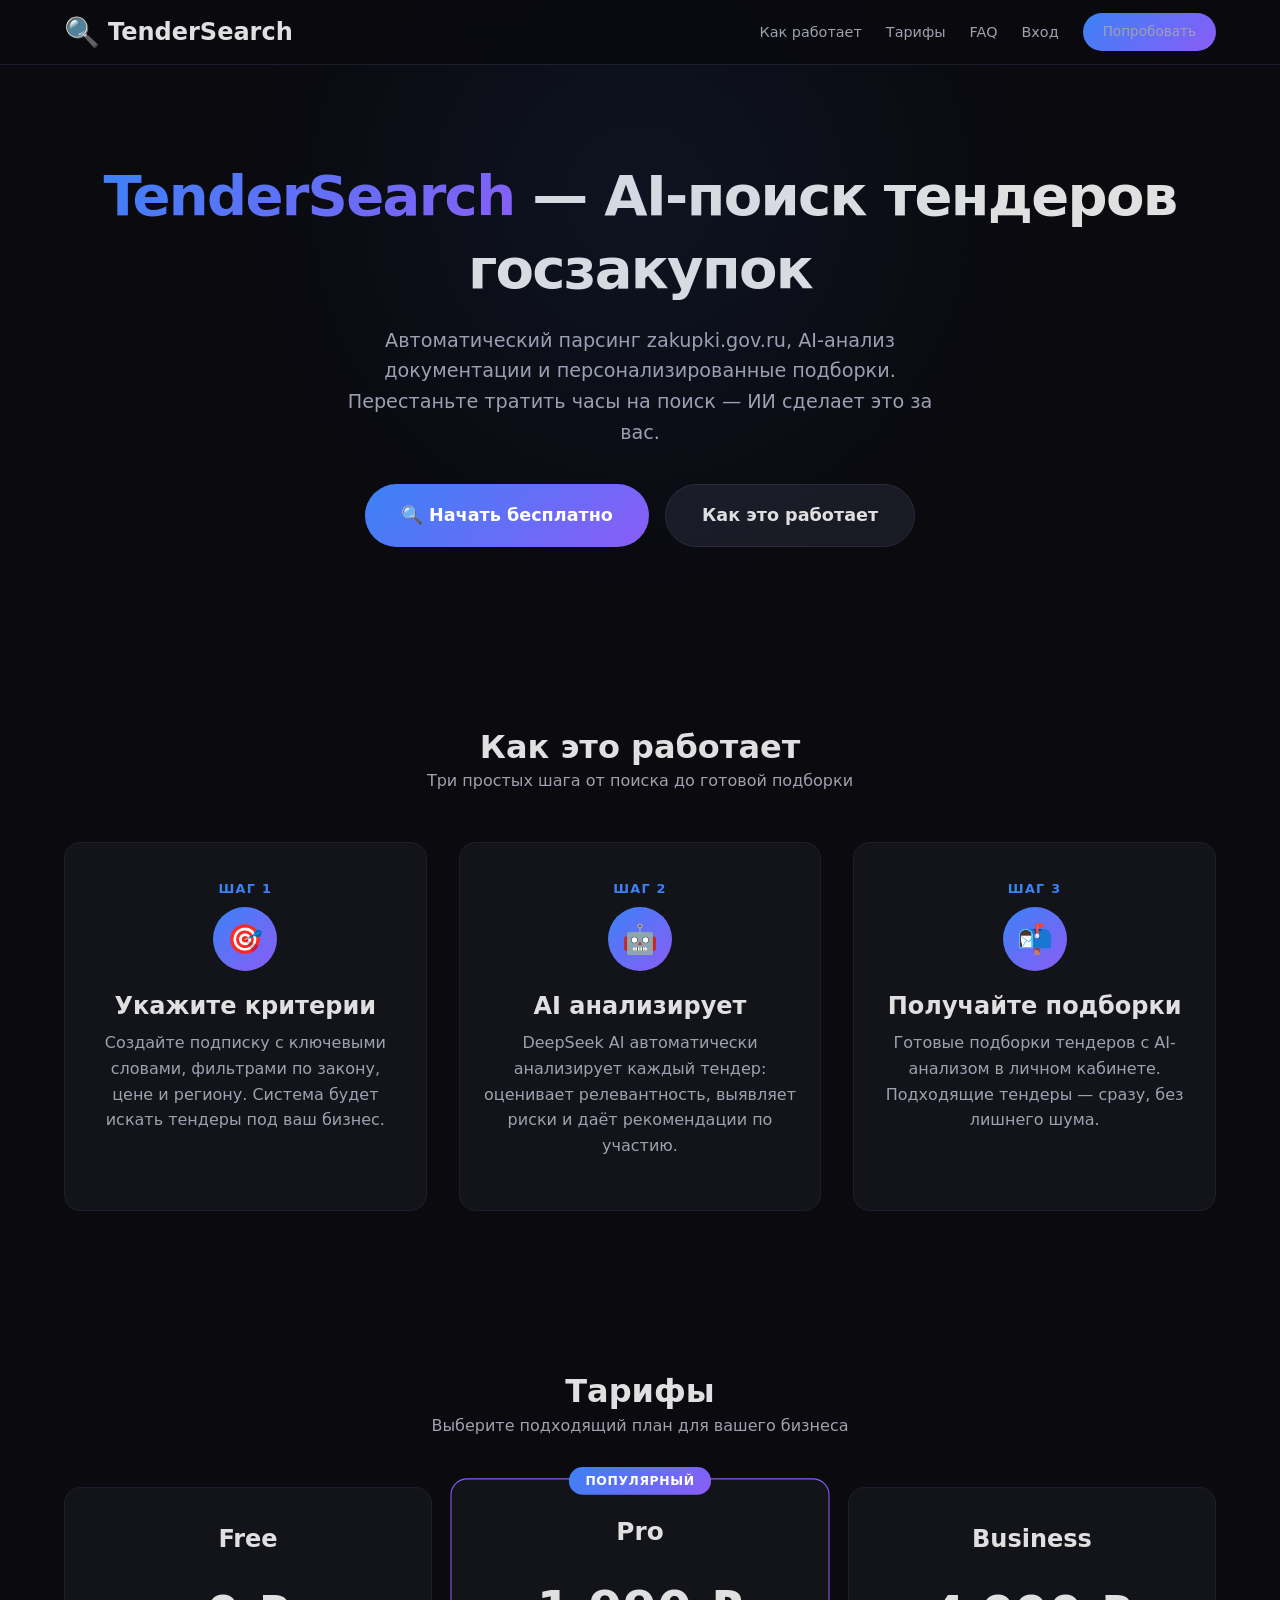
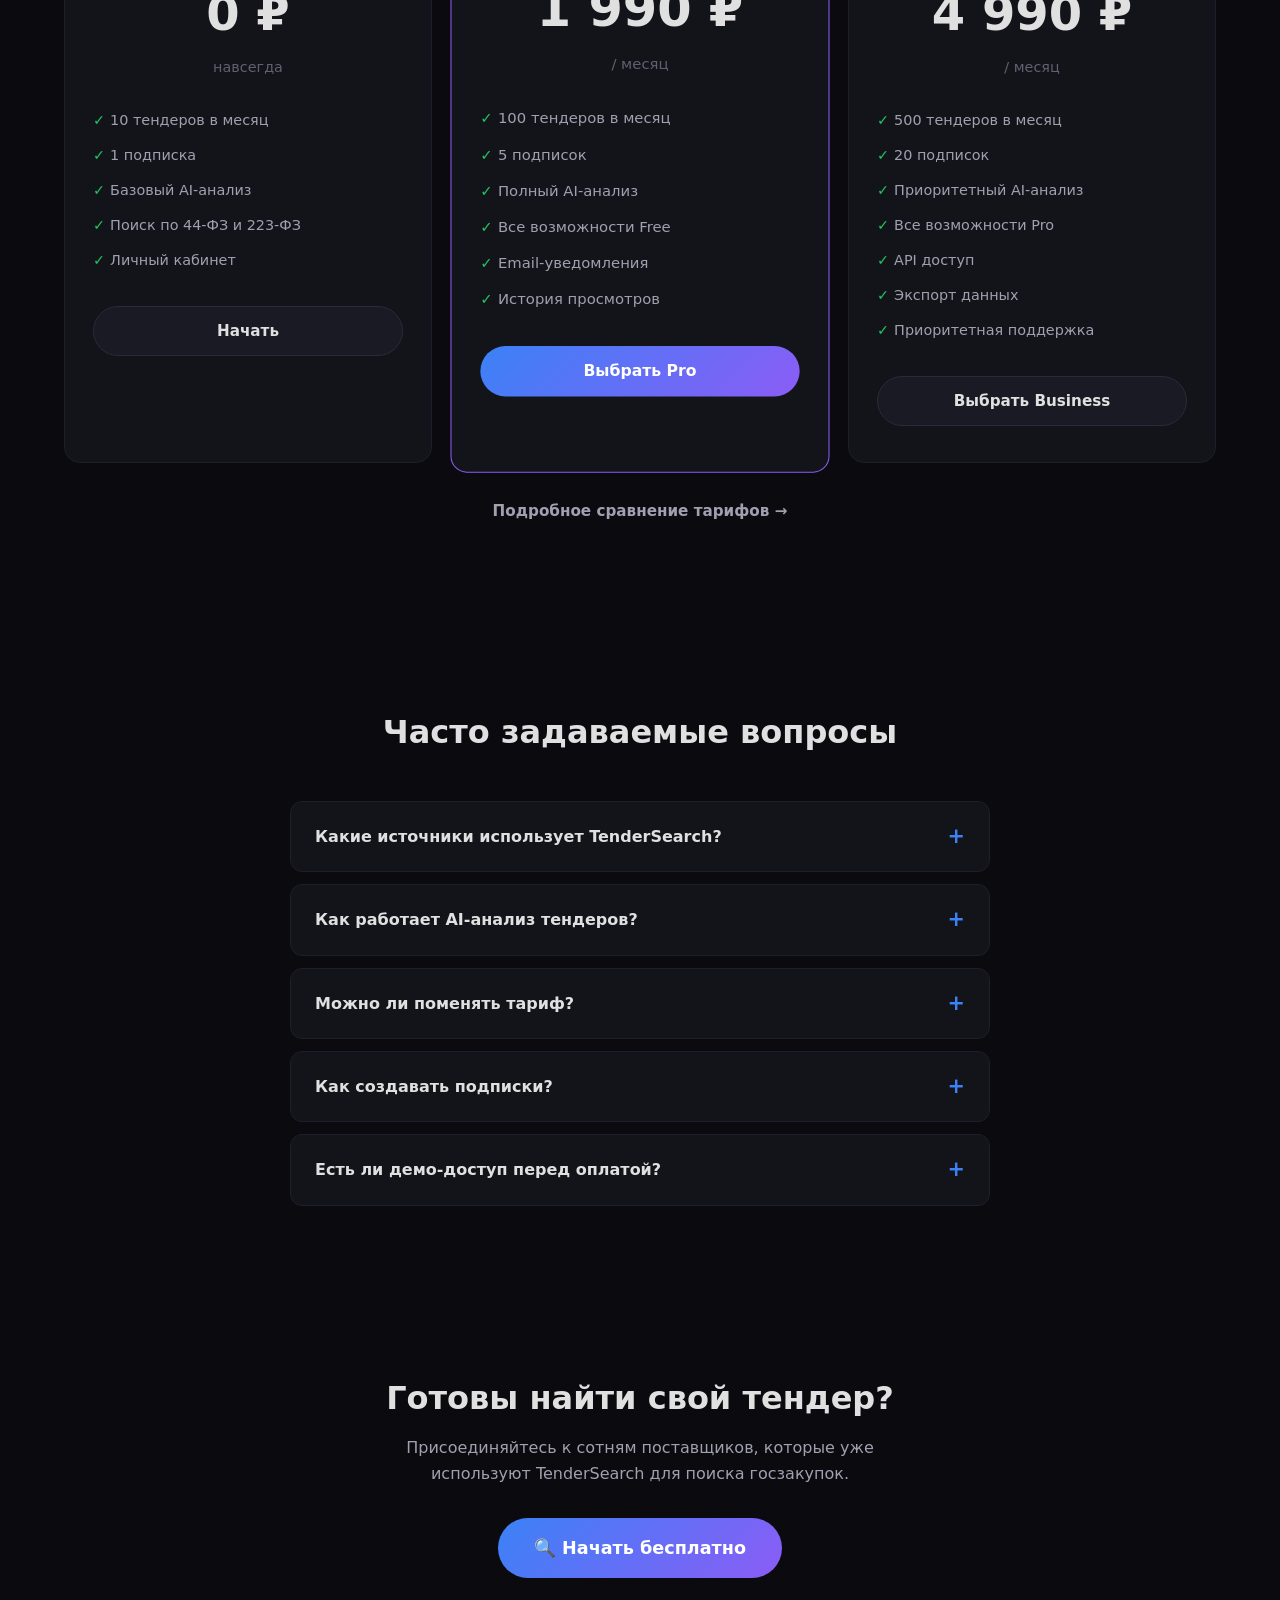
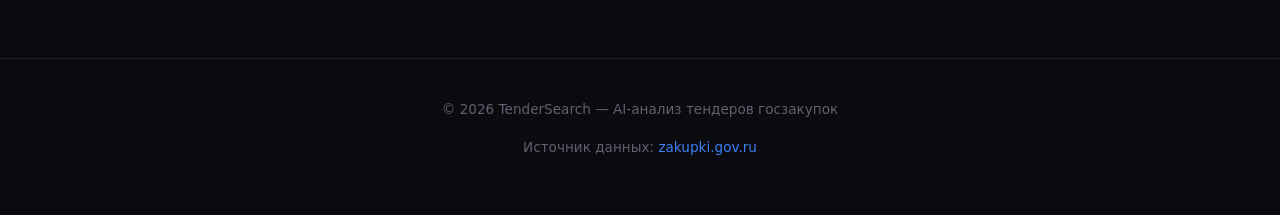
<file: frontend/public/index.html>
<!DOCTYPE html>
<html lang="ru">
<head>
  <meta charset="UTF-8">
  <meta name="viewport" content="width=device-width, initial-scale=1.0">
  <title>TenderSearch — AI-поиск тендеров госзакупок</title>
  <meta name="description" content="AI-ассистент для поиска и анализа тендеров на zakupki.gov.ru. Автоматический парсинг, AI-анализ, подборки по подписке.">
  <link rel="stylesheet" href="css/style.css">
  <link rel="icon" type="image/svg+xml" href="/img/favicon.svg">
</head>
<body>

<header class="header">
  <div class="container">
    <a href="/" class="logo">
      <span class="icon">🔍</span> TenderSearch
    </a>
    <nav>
      <ul class="nav">
        <li><a href="#how-it-works">Как работает</a></li>
        <li><a href="#pricing">Тарифы</a></li>
        <li><a href="#faq">FAQ</a></li>
        <li><a href="/login">Вход</a></li>
        <li><a href="/register" class="btn btn-primary" id="auth-btn">Попробовать</a></li>
      </ul>
    </nav>
  </div>
</header>

<!-- Hero -->
<section class="hero">
  <div class="container">
    <h1>
      <span class="text-gradient">TenderSearch</span> — AI-поиск тендеров<br>госзакупок
    </h1>
    <p>
      Автоматический парсинг zakupki.gov.ru, AI-анализ документации и персонализированные подборки.
      Перестаньте тратить часы на поиск — ИИ сделает это за вас.
    </p>
    <div class="hero-actions">
      <a href="/register" class="btn btn-primary btn-lg">🔍 Начать бесплатно</a>
      <a href="#how-it-works" class="btn btn-secondary btn-lg">Как это работает</a>
    </div>
  </div>
</section>

<!-- How It Works -->
<section id="how-it-works" class="steps">
  <div class="container">
    <h2 class="text-center">Как это работает</h2>
    <p class="text-center">Три простых шага от поиска до готовой подборки</p>
    <div class="steps-grid">
      <div class="step-card card">
        <div class="step-number">Шаг 1</div>
        <div class="step-icon">🎯</div>
        <h3>Укажите критерии</h3>
        <p>Создайте подписку с ключевыми словами, фильтрами по закону, цене и региону. Система будет искать тендеры под ваш бизнес.</p>
      </div>
      <div class="step-card card">
        <div class="step-number">Шаг 2</div>
        <div class="step-icon">🤖</div>
        <h3>AI анализирует</h3>
        <p>DeepSeek AI автоматически анализирует каждый тендер: оценивает релевантность, выявляет риски и даёт рекомендации по участию.</p>
      </div>
      <div class="step-card card">
        <div class="step-number">Шаг 3</div>
        <div class="step-icon">📬</div>
        <h3>Получайте подборки</h3>
        <p>Готовые подборки тендеров с AI-анализом в личном кабинете. Подходящие тендеры — сразу, без лишнего шума.</p>
      </div>
    </div>
  </div>
</section>

<!-- Pricing Preview -->
<section id="pricing">
  <div class="container">
    <h2 class="text-center">Тарифы</h2>
    <p class="text-center">Выберите подходящий план для вашего бизнеса</p>
    <div class="pricing-grid">
      <div class="pricing-card card">
        <h3>Free</h3>
        <div class="pricing-price">0 ₽</div>
        <div class="pricing-period">навсегда</div>
        <ul class="pricing-features">
          <li>10 тендеров в месяц</li>
          <li>1 подписка</li>
          <li>Базовый AI-анализ</li>
          <li>Поиск по 44-ФЗ и 223-ФЗ</li>
          <li>Личный кабинет</li>
        </ul>
        <a href="/register" class="btn btn-secondary" style="width:100%">Начать</a>
      </div>

      <div class="pricing-card card popular">
        <h3>Pro</h3>
        <div class="pricing-price">1 990 ₽</div>
        <div class="pricing-period">/ месяц</div>
        <ul class="pricing-features">
          <li>100 тендеров в месяц</li>
          <li>5 подписок</li>
          <li>Полный AI-анализ</li>
          <li>Все возможности Free</li>
          <li>Email-уведомления</li>
          <li>История просмотров</li>
        </ul>
        <a href="/register" class="btn btn-primary" style="width:100%">Выбрать Pro</a>
      </div>

      <div class="pricing-card card">
        <h3>Business</h3>
        <div class="pricing-price">4 990 ₽</div>
        <div class="pricing-period">/ месяц</div>
        <ul class="pricing-features">
          <li>500 тендеров в месяц</li>
          <li>20 подписок</li>
          <li>Приоритетный AI-анализ</li>
          <li>Все возможности Pro</li>
          <li>API доступ</li>
          <li>Экспорт данных</li>
          <li>Приоритетная поддержка</li>
        </ul>
        <a href="/register" class="btn btn-secondary" style="width:100%">Выбрать Business</a>
      </div>
    </div>
    <p class="text-center mt-3">
      <a href="/pricing" class="btn btn-ghost">Подробное сравнение тарифов →</a>
    </p>
  </div>
</section>

<!-- FAQ -->
<section id="faq">
  <div class="container">
    <h2 class="text-center">Часто задаваемые вопросы</h2>
    <div class="faq-list">
      <div class="faq-item" onclick="this.classList.toggle('open')">
        <div class="faq-question">Какие источники использует TenderSearch?</div>
        <div class="faq-answer">Мы парсим официальный портал zakupki.gov.ru — все тендеры по 44-ФЗ и 223-ФЗ. Данные обновляются каждый час.</div>
      </div>
      <div class="faq-item" onclick="this.classList.toggle('open')">
        <div class="faq-question">Как работает AI-анализ тендеров?</div>
        <div class="faq-answer">Для каждого тендера наша AI-модель (DeepSeek) анализирует документацию, оценивает релевантность от 1 до 10, выявляет риски и даёт рекомендацию: участвовать, рассмотреть или пропустить.</div>
      </div>
      <div class="faq-item" onclick="this.classList.toggle('open')">
        <div class="faq-question">Можно ли поменять тариф?</div>
        <div class="faq-answer">Да, вы можете сменить тариф в любой момент в личном кабинете. При переходе на более высокий тариф лимиты обновляются сразу.</div>
      </div>
      <div class="faq-item" onclick="this.classList.toggle('open')">
        <div class="faq-question">Как создавать подписки?</div>
        <div class="faq-answer">В личном кабинете укажите ключевые слова, тип закона (44-ФЗ/223-ФЗ), диапазон цен и регион. Система автоматически подберёт тендеры под ваши критерии.</div>
      </div>
      <div class="faq-item" onclick="this.classList.toggle('open')">
        <div class="faq-question">Есть ли демо-доступ перед оплатой?</div>
        <div class="faq-answer">Да! Тариф Free даёт доступ к 10 тендерам в месяц и 1 подписке без ограничений по времени. Идеально чтобы попробовать платформу.</div>
      </div>
    </div>
  </div>
</section>

<!-- CTA -->
<section style="text-align:center;padding:80px 0">
  <div class="container">
    <h2>Готовы найти свой тендер?</h2>
    <p style="max-width:500px;margin:16px auto 32px">Присоединяйтесь к сотням поставщиков, которые уже используют TenderSearch для поиска госзакупок.</p>
    <a href="/register" class="btn btn-primary btn-lg">🔍 Начать бесплатно</a>
  </div>
</section>

<footer class="footer">
  <div class="container">
    <p>© 2026 TenderSearch — AI-анализ тендеров госзакупок</p>
    <p class="mt-1">Источник данных: <a href="https://zakupki.gov.ru" target="_blank" rel="noopener">zakupki.gov.ru</a></p>
  </div>
</footer>

<script src="js/dashboard.js"></script>
</body>
</html>
</file>
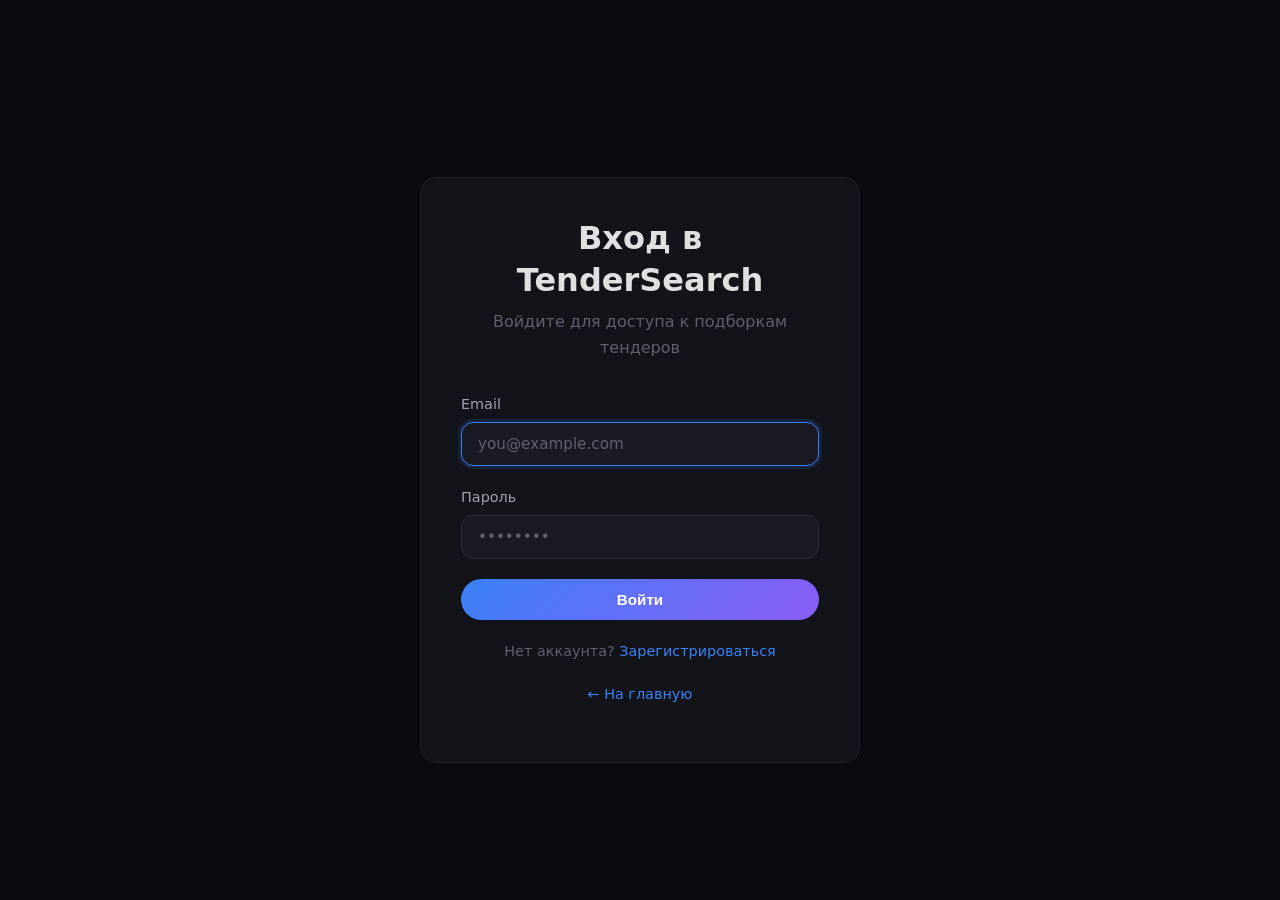
<file: frontend/public/login.html>
<!DOCTYPE html>
<html lang="ru">
<head>
  <meta charset="UTF-8">
  <meta name="viewport" content="width=device-width, initial-scale=1.0">
  <title>Вход — TenderSearch</title>
  <link rel="stylesheet" href="css/style.css">
  <link rel="icon" type="image/svg+xml" href="/img/favicon.svg">
</head>
<body class="auth-page">

<div class="auth-card card">
  <h2>Вход в TenderSearch</h2>
  <p class="subtitle text-muted">Войдите для доступа к подборкам тендеров</p>

  <form id="login-form">
    <div class="form-group">
      <label for="email">Email</label>
      <input type="email" id="email" name="email" class="form-input" placeholder="you@example.com" required autofocus>
    </div>
    <div class="form-group">
      <label for="password">Пароль</label>
      <input type="password" id="password" name="password" class="form-input" placeholder="••••••••" required>
    </div>
    <div id="login-error" class="form-error" style="display:none;margin-bottom:12px"></div>
    <button type="submit" class="btn btn-primary">Войти</button>
  </form>

  <p class="auth-link">
    Нет аккаунта? <a href="/register">Зарегистрироваться</a>
  </p>
  <p class="auth-link">
    <a href="/">← На главную</a>
  </p>
</div>

<script src="js/api.js?v=2"></script>
<script src="js/dashboard.js?v=2"></script>
</body>
</html>
</file>
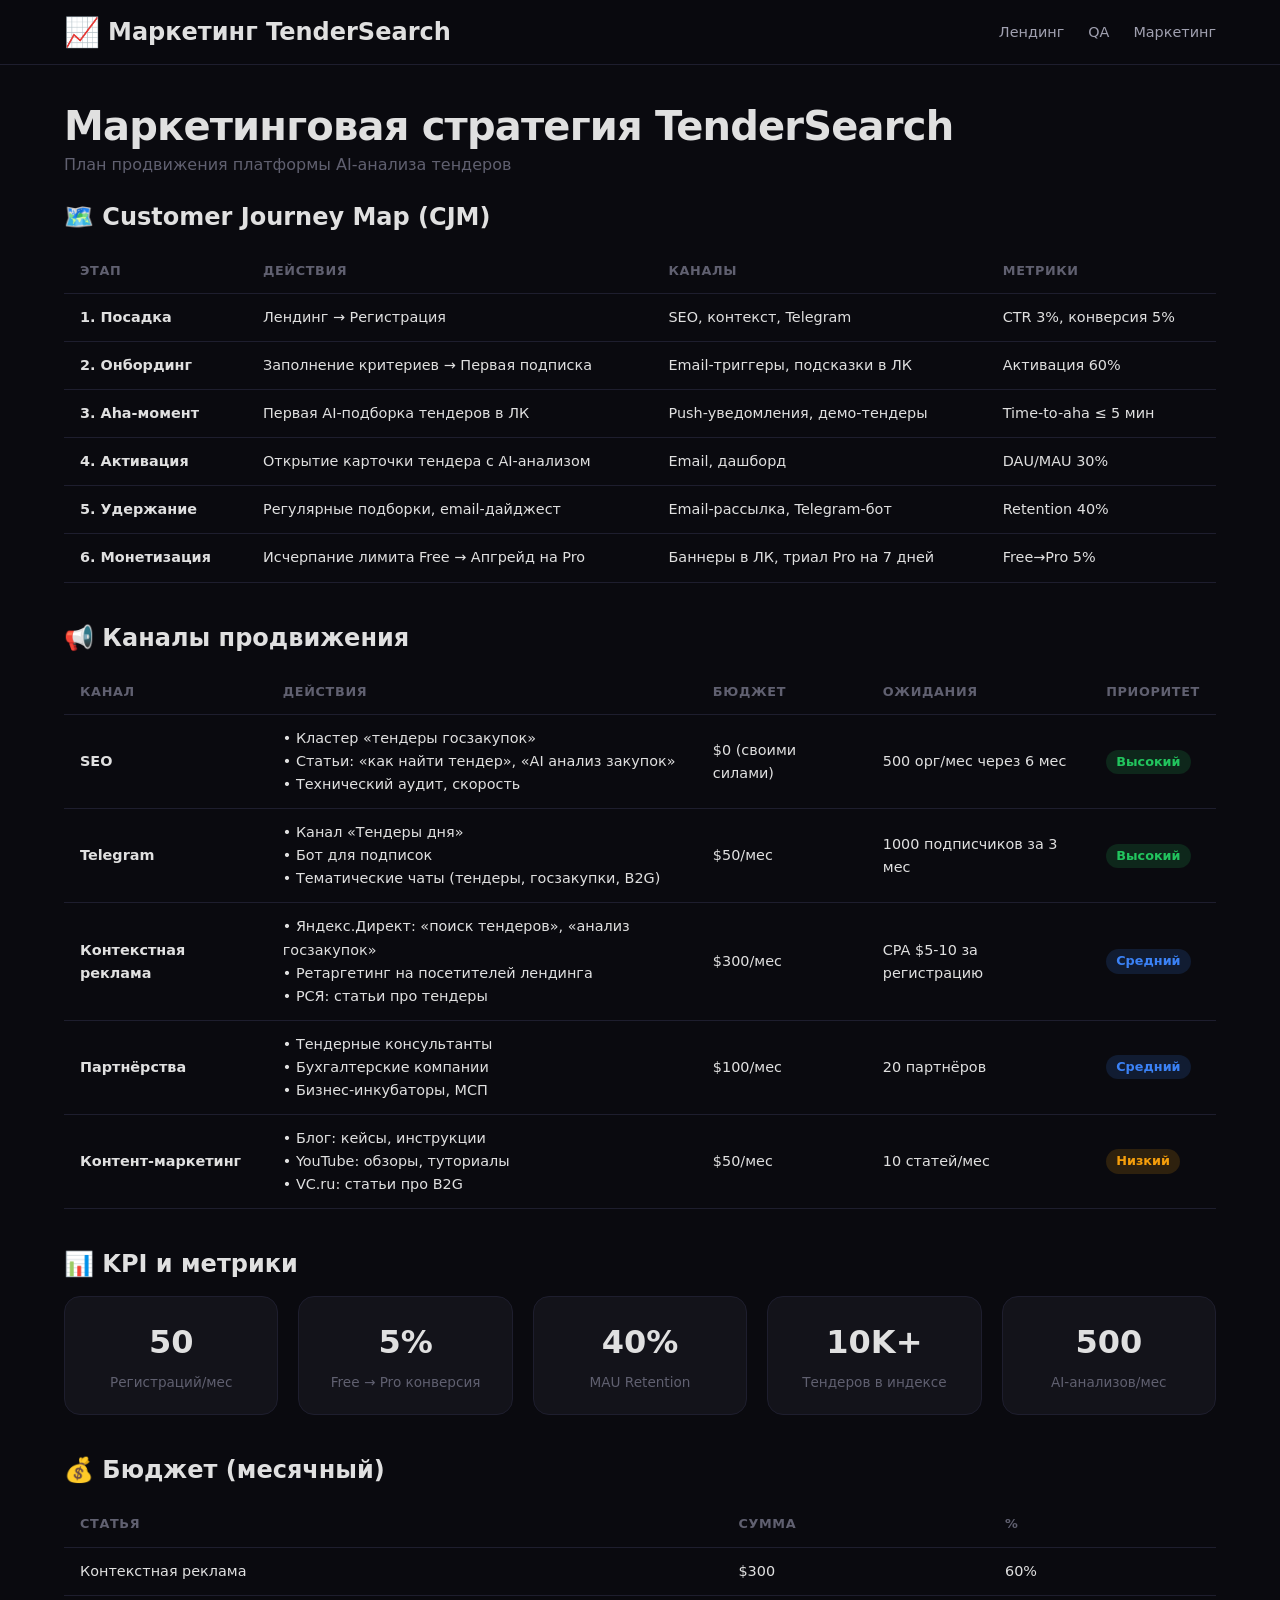
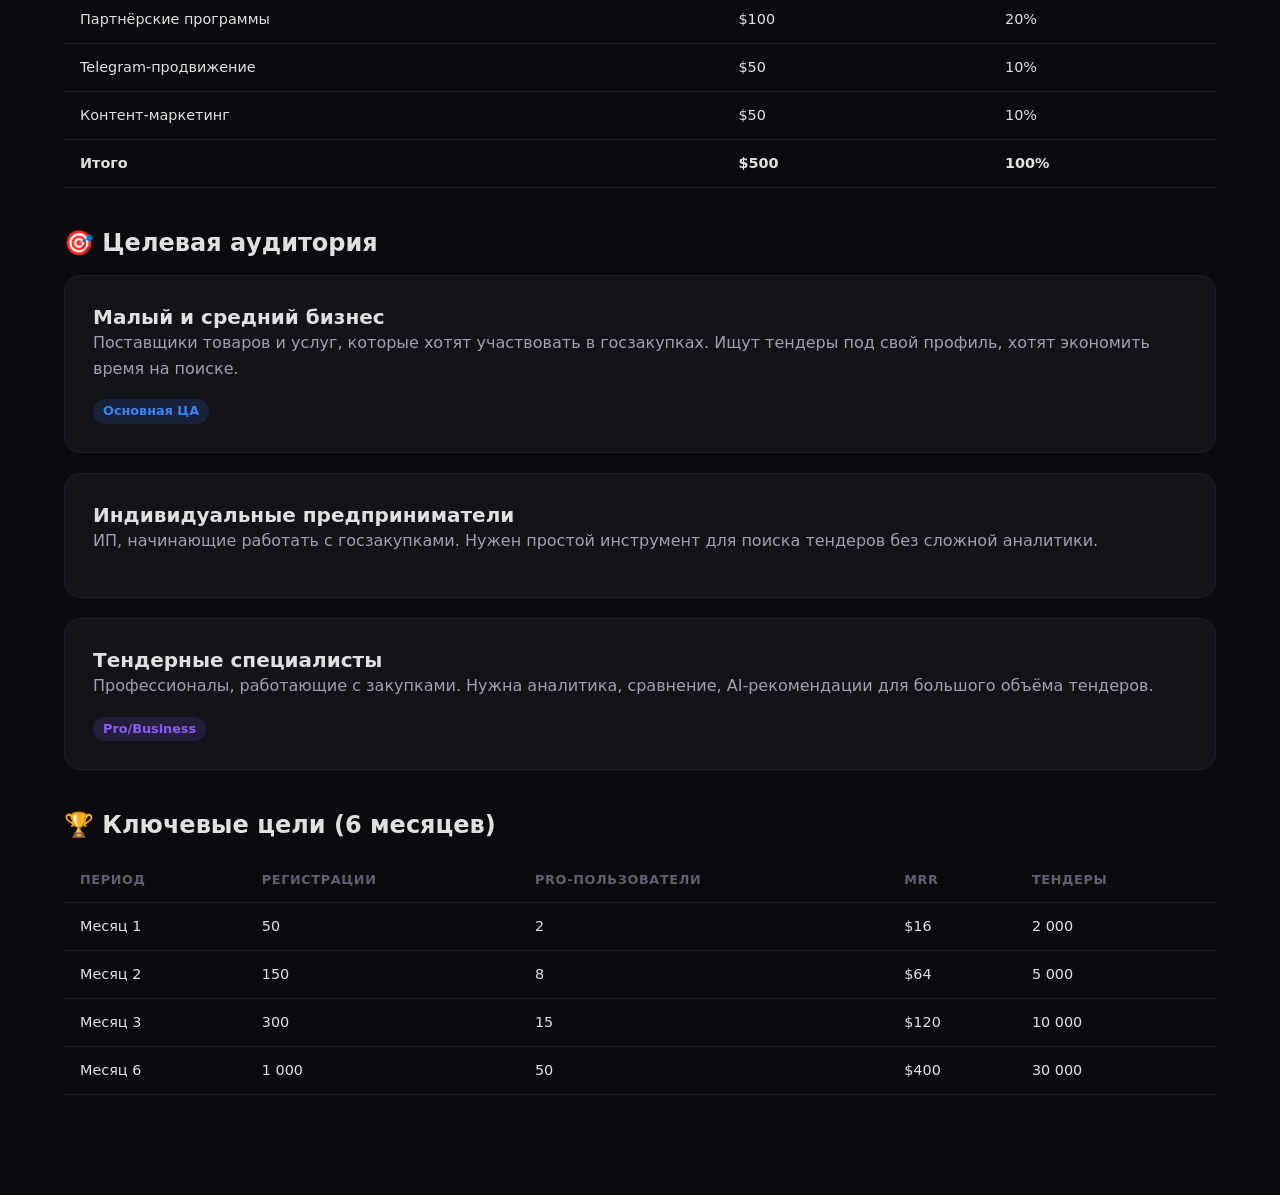
<file: frontend/public/marketing.html>
<!DOCTYPE html>
<html lang="ru">
<head>
  <meta charset="UTF-8">
  <meta name="viewport" content="width=device-width, initial-scale=1.0">
  <title>Маркетинговая стратегия — TenderSearch</title>
  <link rel="stylesheet" href="css/style.css">
  <link rel="icon" type="image/svg+xml" href="/img/favicon.svg">
</head>
<body>

<header class="header">
  <div class="container">
    <a href="/" class="logo"><span class="icon">📈</span> Маркетинг TenderSearch</a>
    <nav>
      <ul class="nav">
        <li><a href="/">Лендинг</a></li>
        <li><a href="/tester">QA</a></li>
        <li><a href="/marketing">Маркетинг</a></li>
      </ul>
    </nav>
  </div>
</header>

<main style="padding:100px 24px 60px">
  <div class="container">

    <h1>Маркетинговая стратегия TenderSearch</h1>
    <p class="text-muted">План продвижения платформы AI-анализа тендеров</p>

    <!-- CJM -->
    <div class="marketing-section mt-3">
      <h3>🗺️ Customer Journey Map (CJM)</h3>
      <div class="table-container">
        <table>
          <thead>
            <tr>
              <th>Этап</th>
              <th>Действия</th>
              <th>Каналы</th>
              <th>Метрики</th>
            </tr>
          </thead>
          <tbody>
            <tr>
              <td><strong>1. Посадка</strong></td>
              <td>Лендинг → Регистрация</td>
              <td>SEO, контекст, Telegram</td>
              <td>CTR 3%, конверсия 5%</td>
            </tr>
            <tr>
              <td><strong>2. Онбординг</strong></td>
              <td>Заполнение критериев → Первая подписка</td>
              <td>Email-триггеры, подсказки в ЛК</td>
              <td>Активация 60%</td>
            </tr>
            <tr>
              <td><strong>3. Aha-момент</strong></td>
              <td>Первая AI-подборка тендеров в ЛК</td>
              <td>Push-уведомления, демо-тендеры</td>
              <td>Time-to-aha ≤ 5 мин</td>
            </tr>
            <tr>
              <td><strong>4. Активация</strong></td>
              <td>Открытие карточки тендера с AI-анализом</td>
              <td>Email, дашборд</td>
              <td>DAU/MAU 30%</td>
            </tr>
            <tr>
              <td><strong>5. Удержание</strong></td>
              <td>Регулярные подборки, email-дайджест</td>
              <td>Email-рассылка, Telegram-бот</td>
              <td>Retention 40%</td>
            </tr>
            <tr>
              <td><strong>6. Монетизация</strong></td>
              <td>Исчерпание лимита Free → Апгрейд на Pro</td>
              <td>Баннеры в ЛК, триал Pro на 7 дней</td>
              <td>Free→Pro 5%</td>
            </tr>
          </tbody>
        </table>
      </div>
    </div>

    <!-- Channels -->
    <div class="marketing-section">
      <h3>📢 Каналы продвижения</h3>
      <div class="table-container">
        <table>
          <thead>
            <tr>
              <th>Канал</th>
              <th>Действия</th>
              <th>Бюджет</th>
              <th>Ожидания</th>
              <th>Приоритет</th>
            </tr>
          </thead>
          <tbody>
            <tr>
              <td><strong>SEO</strong></td>
              <td>
                • Кластер «тендеры госзакупок»<br>
                • Статьи: «как найти тендер», «AI анализ закупок»<br>
                • Технический аудит, скорость
              </td>
              <td>$0 (своими силами)</td>
              <td>500 орг/мес через 6 мес</td>
              <td><span class="badge badge-green">Высокий</span></td>
            </tr>
            <tr>
              <td><strong>Telegram</strong></td>
              <td>
                • Канал «Тендеры дня»<br>
                • Бот для подписок<br>
                • Тематические чаты (тендеры, госзакупки, B2G)
              </td>
              <td>$50/мес</td>
              <td>1000 подписчиков за 3 мес</td>
              <td><span class="badge badge-green">Высокий</span></td>
            </tr>
            <tr>
              <td><strong>Контекстная реклама</strong></td>
              <td>
                • Яндекс.Директ: «поиск тендеров», «анализ госзакупок»<br>
                • Ретаргетинг на посетителей лендинга<br>
                • РСЯ: статьи про тендеры
              </td>
              <td>$300/мес</td>
              <td>CPA $5-10 за регистрацию</td>
              <td><span class="badge badge-blue">Средний</span></td>
            </tr>
            <tr>
              <td><strong>Партнёрства</strong></td>
              <td>
                • Тендерные консультанты<br>
                • Бухгалтерские компании<br>
                • Бизнес-инкубаторы, МСП
              </td>
              <td>$100/мес</td>
              <td>20 партнёров</td>
              <td><span class="badge badge-blue">Средний</span></td>
            </tr>
            <tr>
              <td><strong>Контент-маркетинг</strong></td>
              <td>
                • Блог: кейсы, инструкции<br>
                • YouTube: обзоры, туториалы<br>
                • VC.ru: статьи про B2G
              </td>
              <td>$50/мес</td>
              <td>10 статей/мес</td>
              <td><span class="badge badge-orange">Низкий</span></td>
            </tr>
          </tbody>
        </table>
      </div>
    </div>

    <!-- KPI -->
    <div class="marketing-section">
      <h3>📊 KPI и метрики</h3>
      <div class="stats-grid">
        <div class="stat-card card">
          <div class="stat-value">50</div>
          <div class="stat-label">Регистраций/мес</div>
        </div>
        <div class="stat-card card">
          <div class="stat-value">5%</div>
          <div class="stat-label">Free → Pro конверсия</div>
        </div>
        <div class="stat-card card">
          <div class="stat-value">40%</div>
          <div class="stat-label">MAU Retention</div>
        </div>
        <div class="stat-card card">
          <div class="stat-value">10K+</div>
          <div class="stat-label">Тендеров в индексе</div>
        </div>
        <div class="stat-card card">
          <div class="stat-value">500</div>
          <div class="stat-label">AI-анализов/мес</div>
        </div>
      </div>
    </div>

    <!-- Budget -->
    <div class="marketing-section">
      <h3>💰 Бюджет (месячный)</h3>
      <div class="table-container">
        <table>
          <thead>
            <tr>
              <th>Статья</th>
              <th>Сумма</th>
              <th>%</th>
            </tr>
          </thead>
          <tbody>
            <tr><td>Контекстная реклама</td><td>$300</td><td>60%</td></tr>
            <tr><td>Партнёрские программы</td><td>$100</td><td>20%</td></tr>
            <tr><td>Telegram-продвижение</td><td>$50</td><td>10%</td></tr>
            <tr><td>Контент-маркетинг</td><td>$50</td><td>10%</td></tr>
            <tr><td><strong>Итого</strong></td><td><strong>$500</strong></td><td><strong>100%</strong></td></tr>
          </tbody>
        </table>
      </div>
    </div>

    <!-- Target Audience -->
    <div class="marketing-section">
      <h3>🎯 Целевая аудитория</h3>
      <div class="tender-list">
        <div class="card">
          <h4>Малый и средний бизнес</h4>
          <p>Поставщики товаров и услуг, которые хотят участвовать в госзакупках. Ищут тендеры под свой профиль, хотят экономить время на поиске.</p>
          <span class="badge badge-blue">Основная ЦА</span>
        </div>
        <div class="card mt-1">
          <h4>Индивидуальные предприниматели</h4>
          <p>ИП, начинающие работать с госзакупками. Нужен простой инструмент для поиска тендеров без сложной аналитики.</p>
        </div>
        <div class="card mt-1">
          <h4>Тендерные специалисты</h4>
          <p>Профессионалы, работающие с закупками. Нужна аналитика, сравнение, AI-рекомендации для большого объёма тендеров.</p>
          <span class="badge badge-purple">Pro/Business</span>
        </div>
      </div>
    </div>

    <!-- Success Metrics -->
    <div class="marketing-section">
      <h3>🏆 Ключевые цели (6 месяцев)</h3>
      <div class="table-container">
        <table>
          <thead>
            <tr><th>Период</th><th>Регистрации</th><th>Pro-пользователи</th><th>MRR</th><th>Тендеры</th></tr>
          </thead>
          <tbody>
            <tr><td>Месяц 1</td><td>50</td><td>2</td><td>$16</td><td>2 000</td></tr>
            <tr><td>Месяц 2</td><td>150</td><td>8</td><td>$64</td><td>5 000</td></tr>
            <tr><td>Месяц 3</td><td>300</td><td>15</td><td>$120</td><td>10 000</td></tr>
            <tr><td>Месяц 6</td><td>1 000</td><td>50</td><td>$400</td><td>30 000</td></tr>
          </tbody>
        </table>
      </div>
    </div>

  </div>
</main>

</body>
</html>
</file>
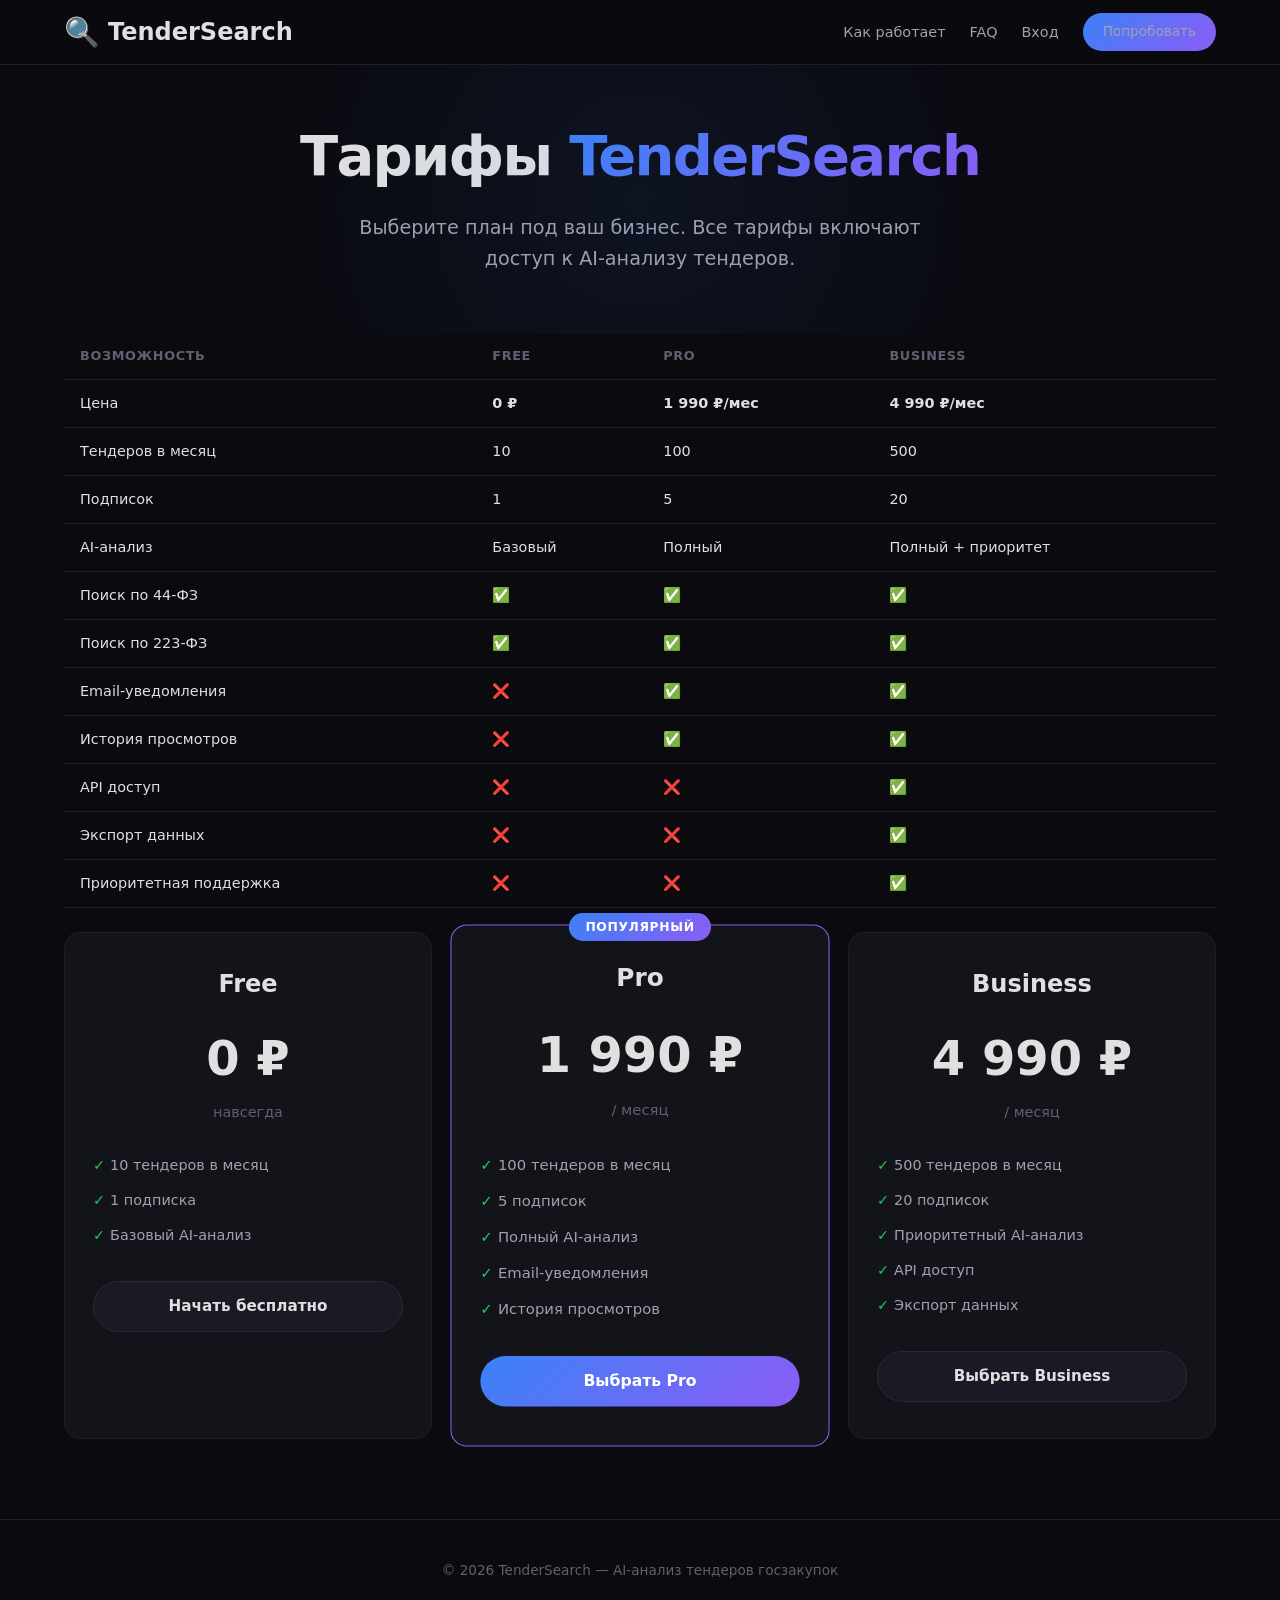
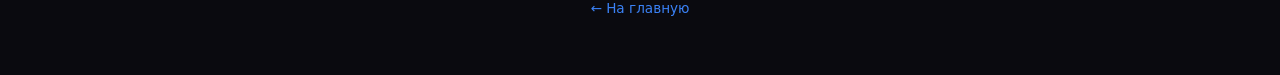
<file: frontend/public/pricing.html>
<!DOCTYPE html>
<html lang="ru">
<head>
  <meta charset="UTF-8">
  <meta name="viewport" content="width=device-width, initial-scale=1.0">
  <title>Тарифы — TenderSearch</title>
  <link rel="stylesheet" href="css/style.css">
  <link rel="icon" type="image/svg+xml" href="/img/favicon.svg">
</head>
<body>

<header class="header">
  <div class="container">
    <a href="/" class="logo">
      <span class="icon">🔍</span> TenderSearch
    </a>
    <nav>
      <ul class="nav">
        <li><a href="/#how-it-works">Как работает</a></li>
        <li><a href="/#faq">FAQ</a></li>
        <li><a href="/login">Вход</a></li>
        <li><a href="/register" class="btn btn-primary">Попробовать</a></li>
      </ul>
    </nav>
  </div>
</header>

<section class="hero" style="padding:120px 0 60px">
  <div class="container">
    <h1 class="text-center">Тарифы <span class="text-gradient">TenderSearch</span></h1>
    <p class="text-center" style="max-width:600px;margin:16px auto 0">Выберите план под ваш бизнес. Все тарифы включают доступ к AI-анализу тендеров.</p>
  </div>
</section>

<section style="padding:0 0 80px">
  <div class="container">
    <!-- Comparison Table -->
    <div class="table-container mb-3">
      <table>
        <thead>
          <tr>
            <th>Возможность</th>
            <th>Free</th>
            <th>Pro</th>
            <th>Business</th>
          </tr>
        </thead>
        <tbody>
          <tr>
            <td>Цена</td>
            <td><strong>0 ₽</strong></td>
            <td><strong>1 990 ₽/мес</strong></td>
            <td><strong>4 990 ₽/мес</strong></td>
          </tr>
          <tr>
            <td>Тендеров в месяц</td>
            <td>10</td>
            <td>100</td>
            <td>500</td>
          </tr>
          <tr>
            <td>Подписок</td>
            <td>1</td>
            <td>5</td>
            <td>20</td>
          </tr>
          <tr>
            <td>AI-анализ</td>
            <td>Базовый</td>
            <td>Полный</td>
            <td>Полный + приоритет</td>
          </tr>
          <tr>
            <td>Поиск по 44-ФЗ</td>
            <td>✅</td>
            <td>✅</td>
            <td>✅</td>
          </tr>
          <tr>
            <td>Поиск по 223-ФЗ</td>
            <td>✅</td>
            <td>✅</td>
            <td>✅</td>
          </tr>
          <tr>
            <td>Email-уведомления</td>
            <td>❌</td>
            <td>✅</td>
            <td>✅</td>
          </tr>
          <tr>
            <td>История просмотров</td>
            <td>❌</td>
            <td>✅</td>
            <td>✅</td>
          </tr>
          <tr>
            <td>API доступ</td>
            <td>❌</td>
            <td>❌</td>
            <td>✅</td>
          </tr>
          <tr>
            <td>Экспорт данных</td>
            <td>❌</td>
            <td>❌</td>
            <td>✅</td>
          </tr>
          <tr>
            <td>Приоритетная поддержка</td>
            <td>❌</td>
            <td>❌</td>
            <td>✅</td>
          </tr>
        </tbody>
      </table>
    </div>

    <div class="pricing-grid mt-3">
      <div class="pricing-card card">
        <h3>Free</h3>
        <div class="pricing-price">0 ₽</div>
        <div class="pricing-period">навсегда</div>
        <ul class="pricing-features">
          <li>10 тендеров в месяц</li>
          <li>1 подписка</li>
          <li>Базовый AI-анализ</li>
        </ul>
        <a href="/register" class="btn btn-secondary" style="width:100%">Начать бесплатно</a>
      </div>

      <div class="pricing-card card popular">
        <h3>Pro</h3>
        <div class="pricing-price">1 990 ₽</div>
        <div class="pricing-period">/ месяц</div>
        <ul class="pricing-features">
          <li>100 тендеров в месяц</li>
          <li>5 подписок</li>
          <li>Полный AI-анализ</li>
          <li>Email-уведомления</li>
          <li>История просмотров</li>
        </ul>
        <a href="/register" class="btn btn-primary" style="width:100%">Выбрать Pro</a>
      </div>

      <div class="pricing-card card">
        <h3>Business</h3>
        <div class="pricing-price">4 990 ₽</div>
        <div class="pricing-period">/ месяц</div>
        <ul class="pricing-features">
          <li>500 тендеров в месяц</li>
          <li>20 подписок</li>
          <li>Приоритетный AI-анализ</li>
          <li>API доступ</li>
          <li>Экспорт данных</li>
        </ul>
        <a href="/register" class="btn btn-secondary" style="width:100%">Выбрать Business</a>
      </div>
    </div>
  </div>
</section>

<footer class="footer">
  <div class="container">
    <p>© 2026 TenderSearch — AI-анализ тендеров госзакупок</p>
    <p><a href="/">← На главную</a></p>
  </div>
</footer>

<script src="js/dashboard.js"></script>
</body>
</html>
</file>
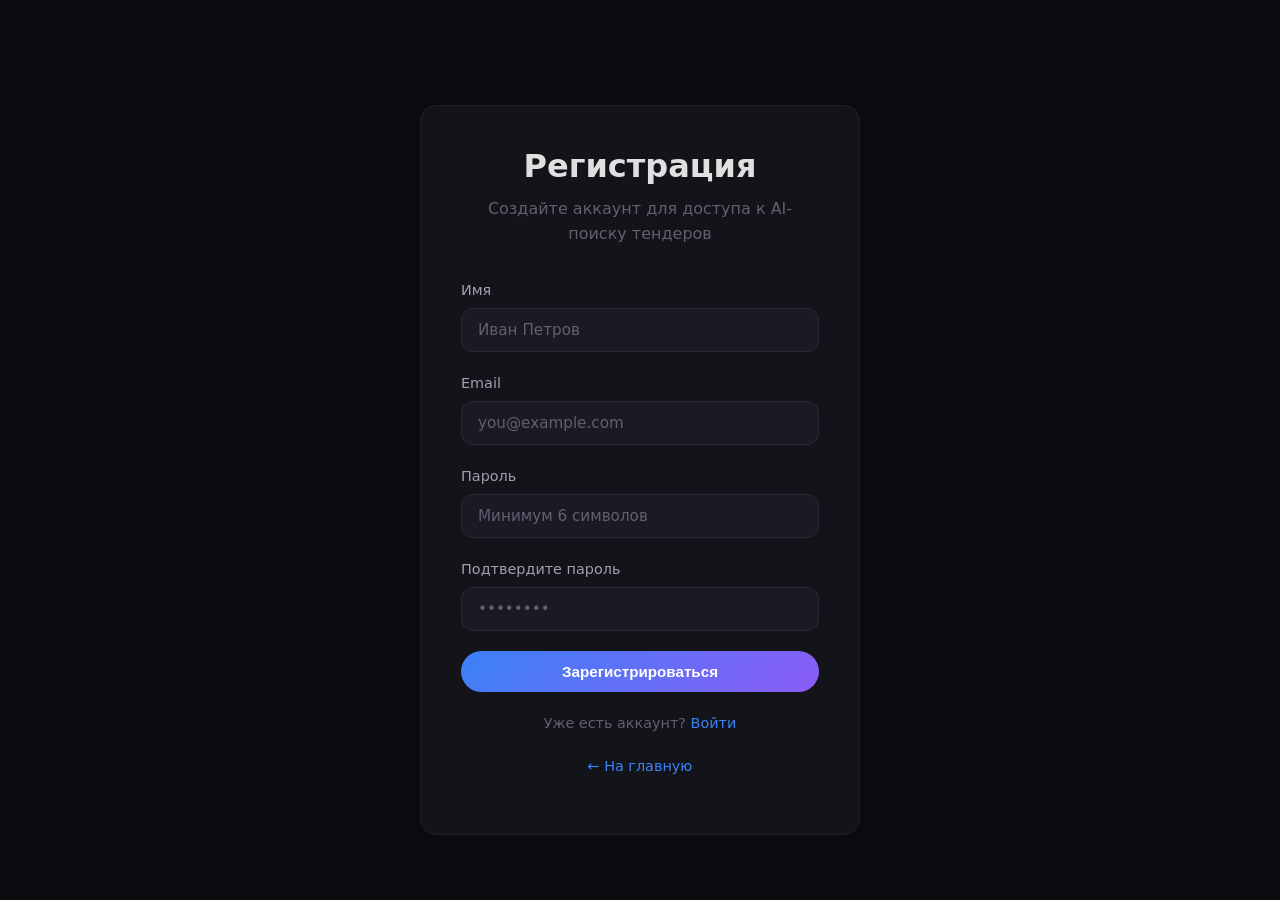
<file: frontend/public/register.html>
<!DOCTYPE html>
<html lang="ru">
<head>
  <meta charset="UTF-8">
  <meta name="viewport" content="width=device-width, initial-scale=1.0">
  <title>Регистрация — TenderSearch</title>
  <link rel="stylesheet" href="css/style.css">
  <link rel="icon" type="image/svg+xml" href="/img/favicon.svg">
</head>
<body class="auth-page">

<div class="auth-card card">
  <h2>Регистрация</h2>
  <p class="subtitle text-muted">Создайте аккаунт для доступа к AI-поиску тендеров</p>

  <form id="register-form">
    <div class="form-group">
      <label for="name">Имя</label>
      <input type="text" id="name" name="name" class="form-input" placeholder="Иван Петров">
    </div>
    <div class="form-group">
      <label for="email">Email</label>
      <input type="email" id="email" name="email" class="form-input" placeholder="you@example.com" required>
    </div>
    <div class="form-group">
      <label for="password">Пароль</label>
      <input type="password" id="password" name="password" class="form-input" placeholder="Минимум 6 символов" required minlength="6">
    </div>
    <div class="form-group">
      <label for="password_confirm">Подтвердите пароль</label>
      <input type="password" id="password_confirm" name="password_confirm" class="form-input" placeholder="••••••••" required minlength="6">
    </div>
    <div id="register-error" class="form-error" style="display:none;margin-bottom:12px"></div>
    <button type="submit" class="btn btn-primary">Зарегистрироваться</button>
  </form>

  <p class="auth-link">
    Уже есть аккаунт? <a href="/login">Войти</a>
  </p>
  <p class="auth-link">
    <a href="/">← На главную</a>
  </p>
</div>

<script src="js/api.js"></script>
<script src="js/dashboard.js"></script>
</body>
</html>
</file>
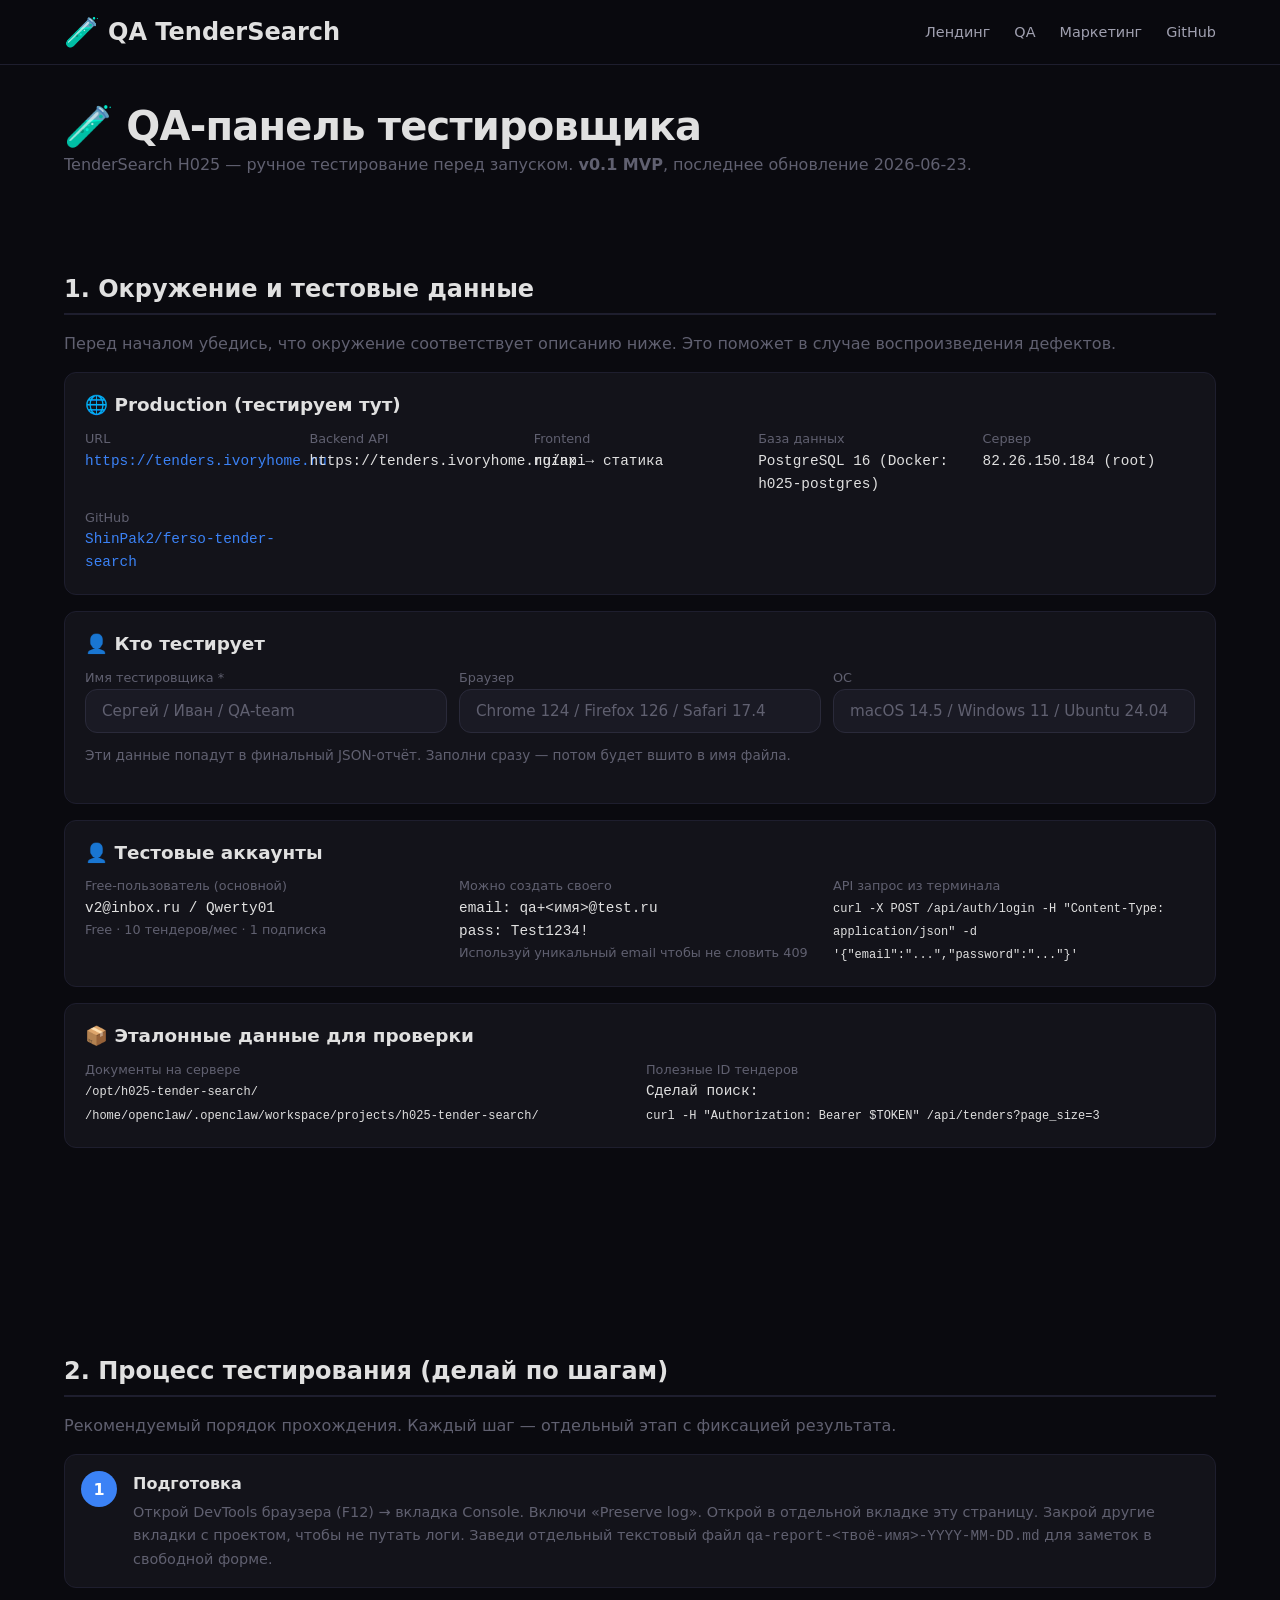
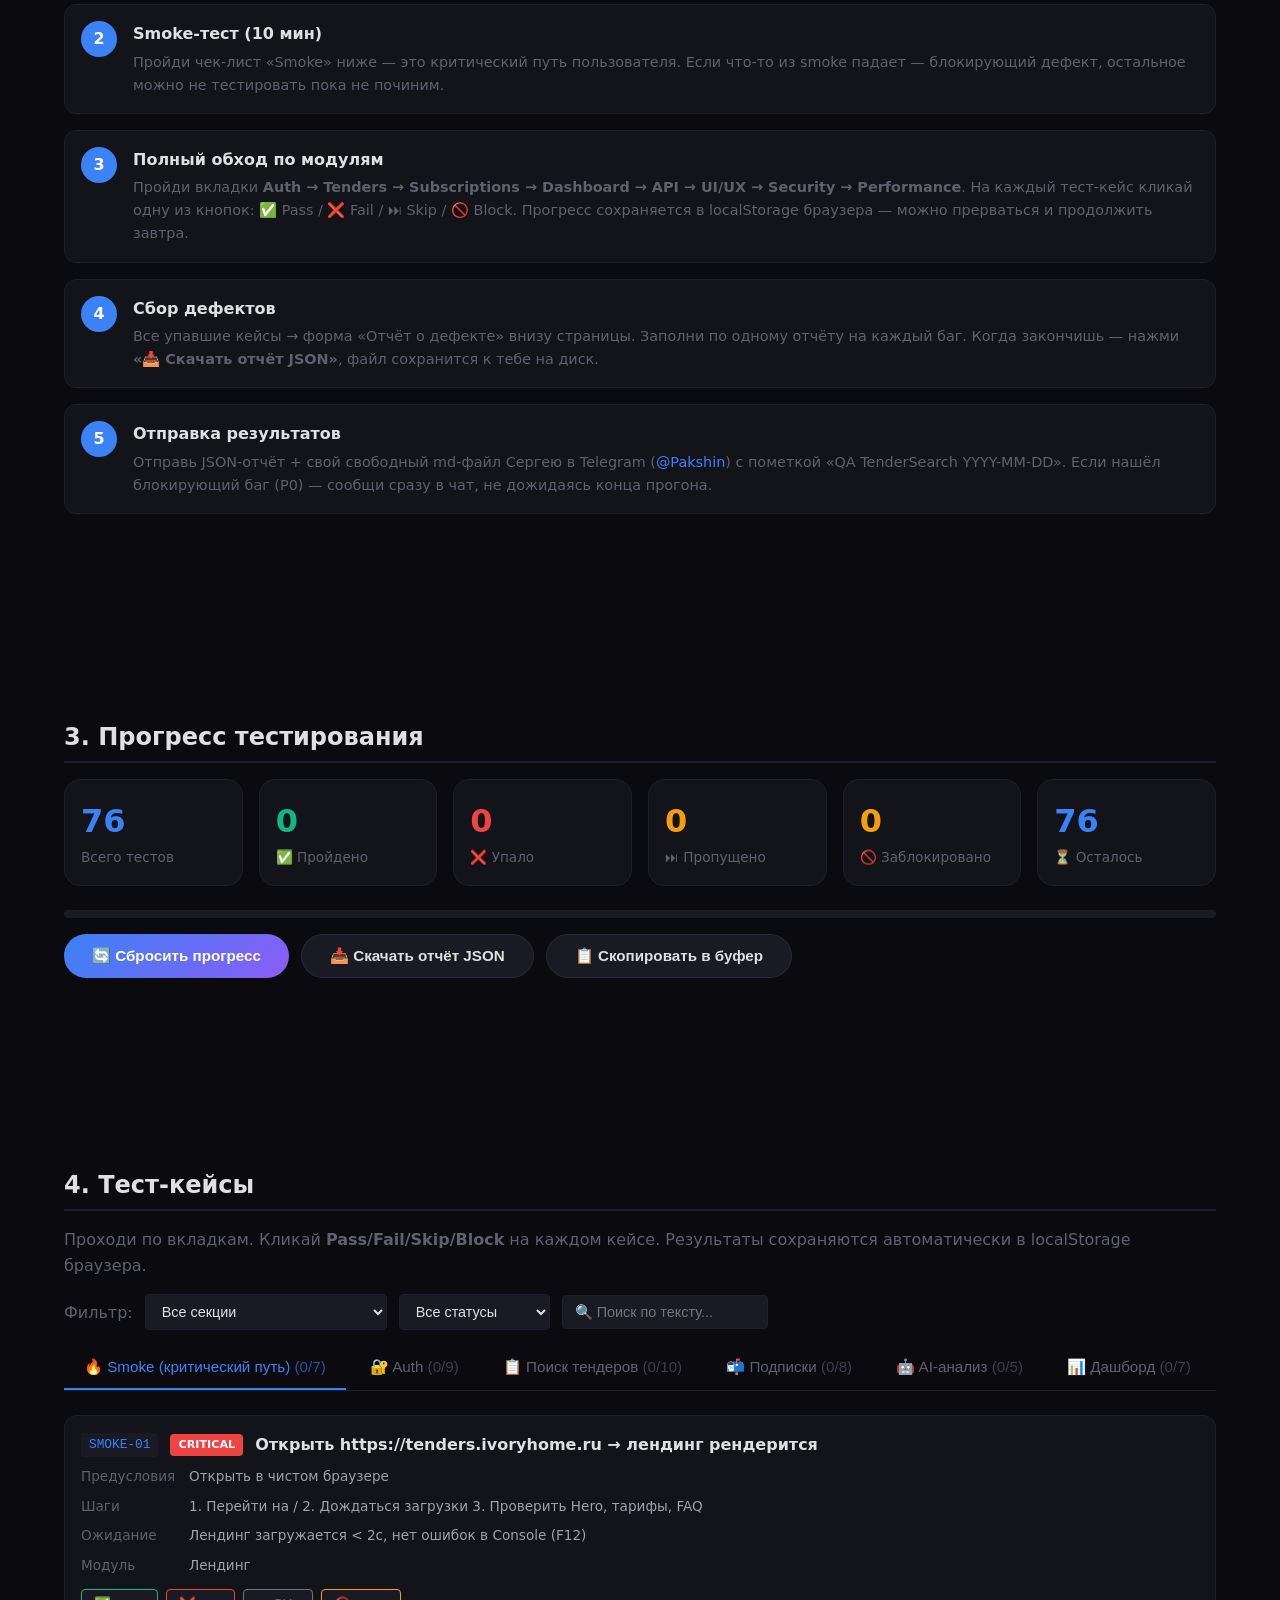
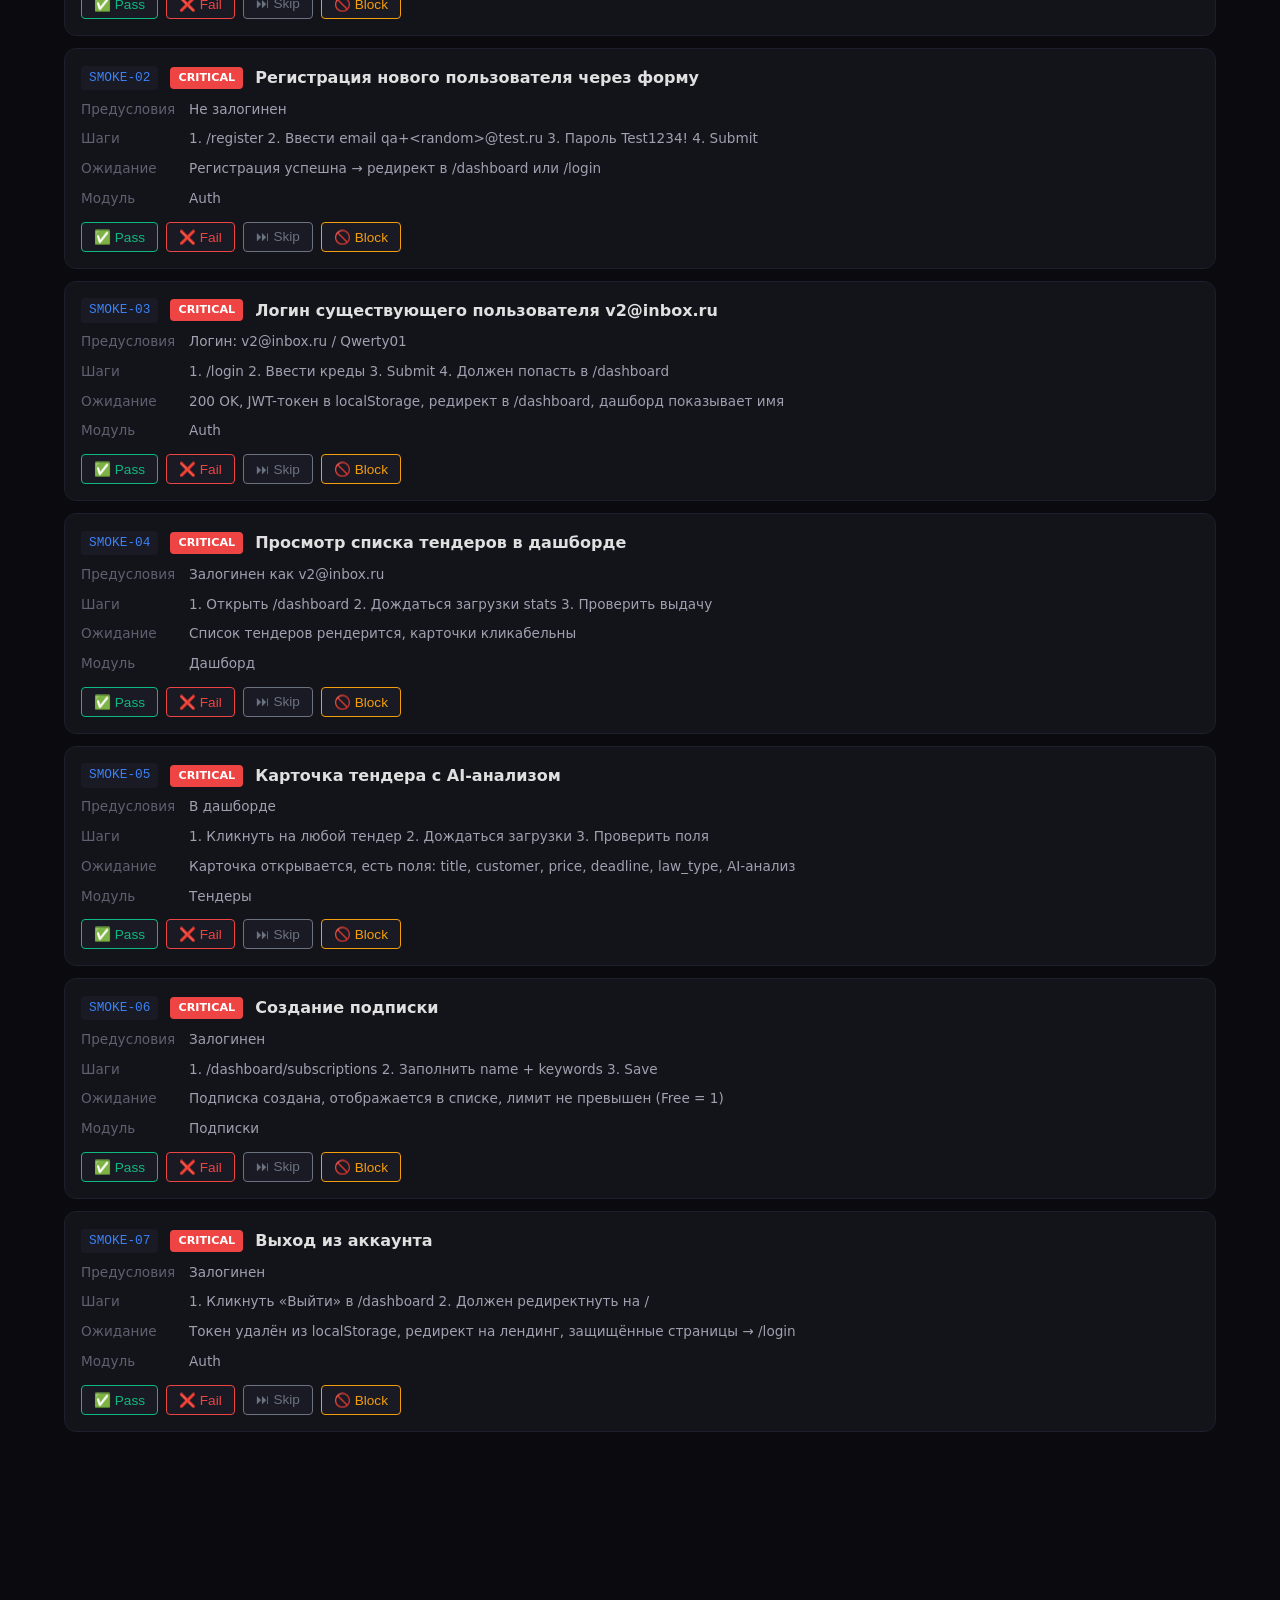
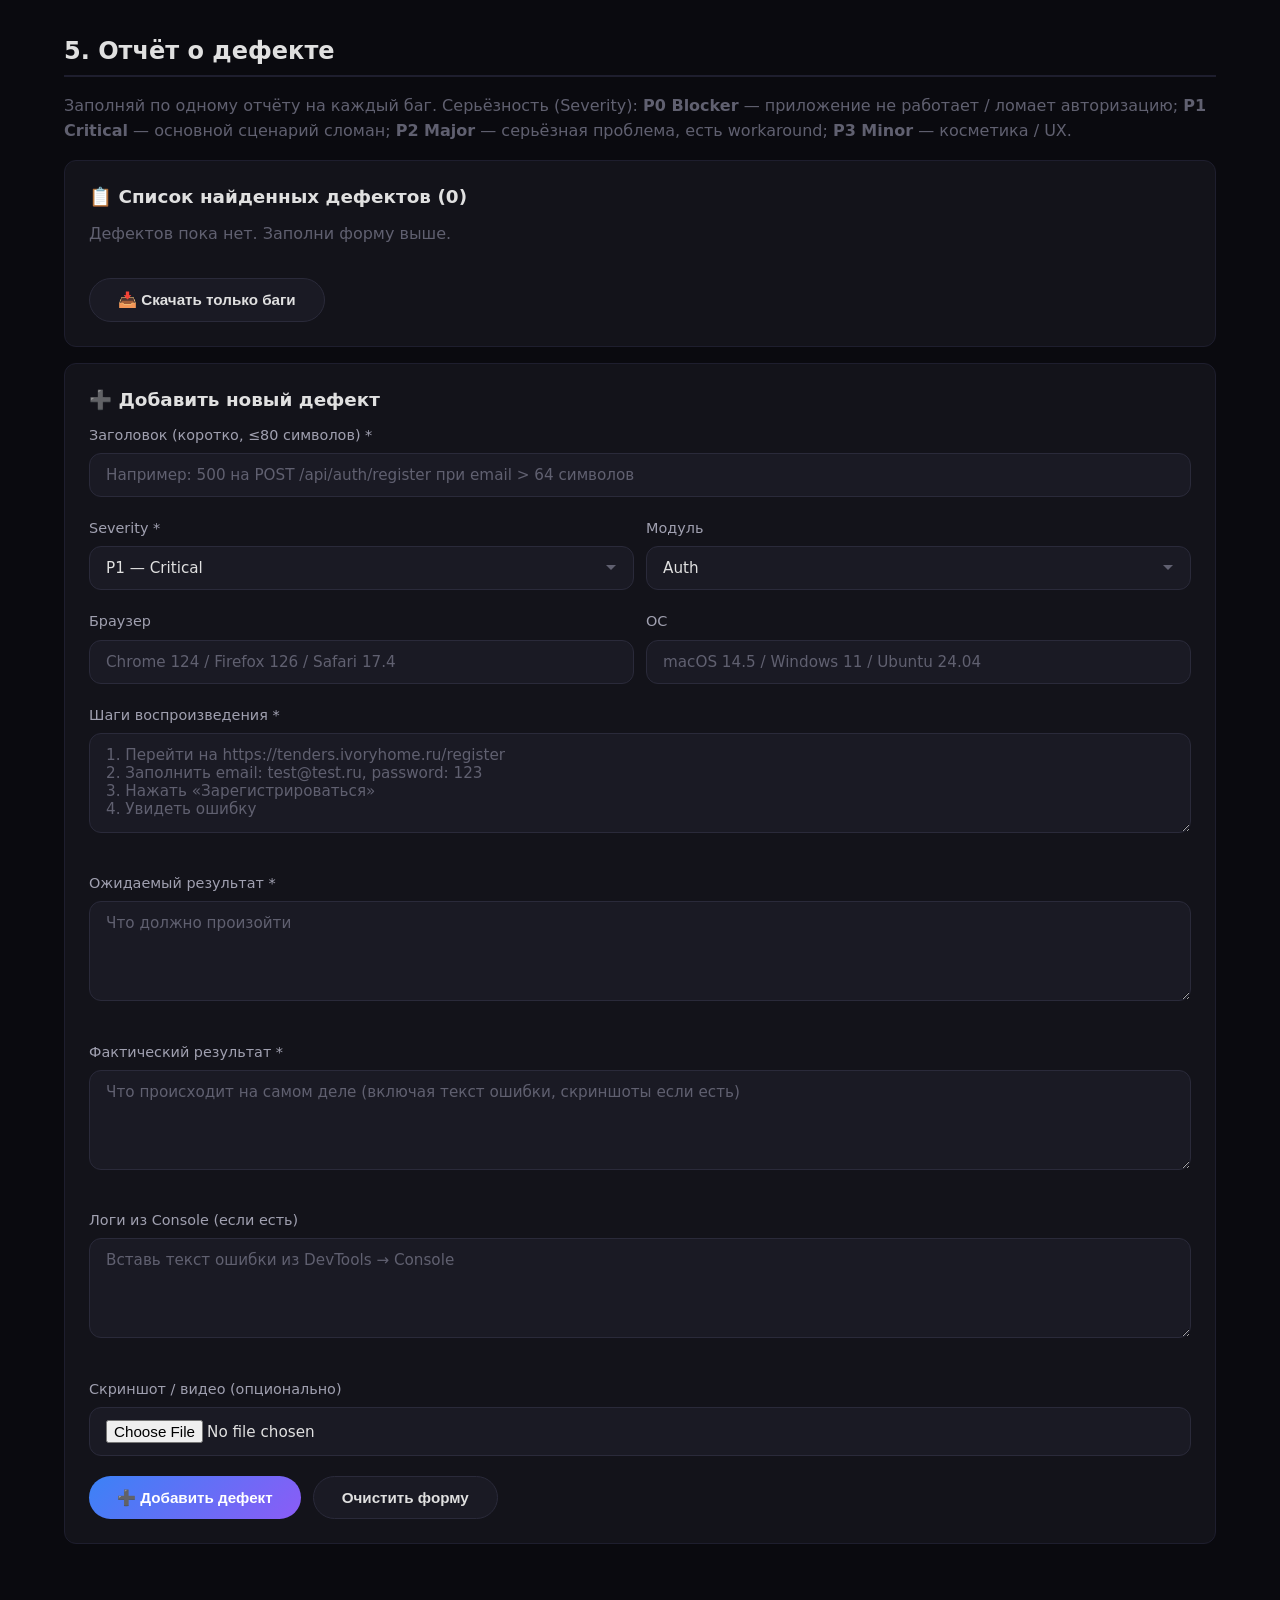
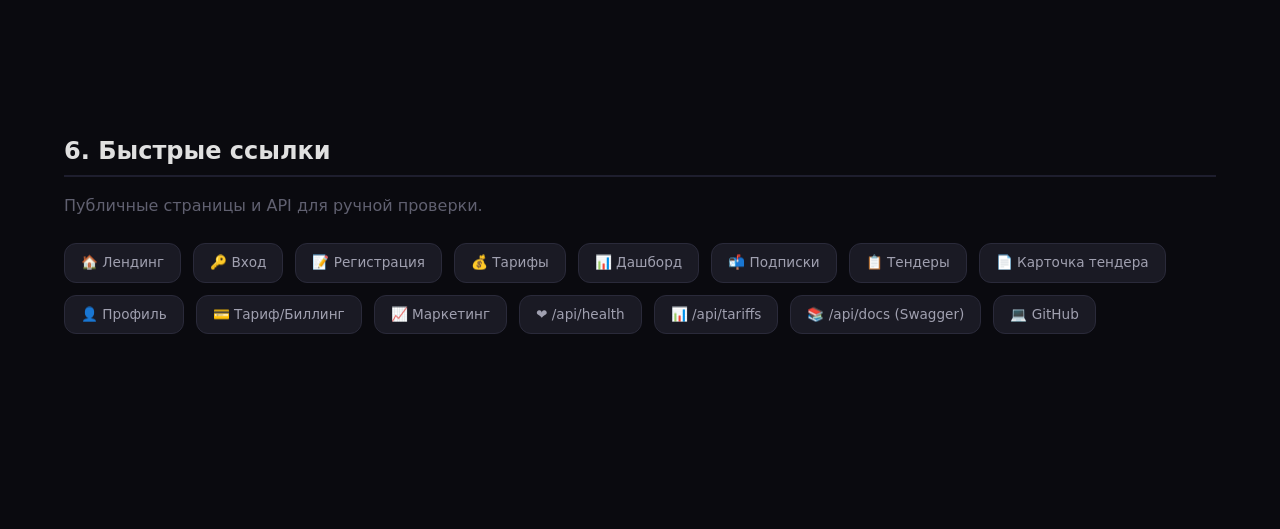
<file: frontend/public/tester.html>
<!DOCTYPE html>
<html lang="ru">
<head>
  <meta charset="UTF-8">
  <meta name="viewport" content="width=device-width, initial-scale=1.0">
  <title>QA-панель — TenderSearch H025</title>
  <link rel="stylesheet" href="css/style.css">
  <link rel="icon" type="image/svg+xml" href="/img/favicon.svg">
</head>
<body>

<header class="header">
  <div class="container">
    <a href="/" class="logo"><span class="icon">🧪</span> QA TenderSearch</a>
    <nav>
      <ul class="nav">
        <li><a href="/">Лендинг</a></li>
        <li><a href="/tester">QA</a></li>
        <li><a href="/marketing">Маркетинг</a></li>
        <li><a href="https://github.com/ShinPak2/ferso-tender-search" target="_blank">GitHub</a></li>
      </ul>
    </nav>
  </div>
</header>

<main style="padding:100px 24px 60px">
  <div class="container">

    <h1>🧪 QA-панель тестировщика</h1>
    <p class="text-muted">
      TenderSearch H025 — ручное тестирование перед запуском. <strong>v0.1 MVP</strong>, последнее обновление 2026-06-23.
    </p>

    <!-- ─── 1. ОКРУЖЕНИЕ И ТЕСТОВЫЕ ДАННЫЕ ──────────────── -->
    <section class="qa-section" id="env">
      <h2>1. Окружение и тестовые данные</h2>
      <p class="text-muted" style="margin-bottom:16px">
        Перед началом убедись, что окружение соответствует описанию ниже. Это поможет в случае воспроизведения дефектов.
      </p>

      <div class="qa-env-card">
        <h3>🌐 Production (тестируем тут)</h3>
        <div class="qa-env-grid">
          <div class="qa-env-item">
            <div class="qa-env-label">URL</div>
            <div class="qa-env-value"><a href="https://tenders.ivoryhome.ru" target="_blank">https://tenders.ivoryhome.ru</a></div>
          </div>
          <div class="qa-env-item">
            <div class="qa-env-label">Backend API</div>
            <div class="qa-env-value">https://tenders.ivoryhome.ru/api</div>
          </div>
          <div class="qa-env-item">
            <div class="qa-env-label">Frontend</div>
            <div class="qa-env-value">nginx → статика</div>
          </div>
          <div class="qa-env-item">
            <div class="qa-env-label">База данных</div>
            <div class="qa-env-value">PostgreSQL 16 (Docker: h025-postgres)</div>
          </div>
          <div class="qa-env-item">
            <div class="qa-env-label">Сервер</div>
            <div class="qa-env-value">82.26.150.184 (root)</div>
          </div>
          <div class="qa-env-item">
            <div class="qa-env-label">GitHub</div>
            <div class="qa-env-value"><a href="https://github.com/ShinPak2/ferso-tender-search" target="_blank">ShinPak2/ferso-tender-search</a></div>
          </div>
        </div>
      </div>

      <div class="qa-env-card">
        <h3>👤 Тестовые аккаунты</h3>
        <div class="qa-env-grid">
          <div class="qa-env-item">
            <div class="qa-env-label">Free-пользователь (основной)</div>
            <div class="qa-env-value">v2@inbox.ru / Qwerty01</div>
            <div class="qa-env-label">Free · 10 тендеров/мес · 1 подписка</div>
          </div>
          <div class="qa-env-item">
            <div class="qa-env-label">Можно создать своего</div>
            <div class="qa-env-value">email: qa+&lt;имя&gt;@test.ru<br>pass: Test1234!</div>
            <div class="qa-env-label">Используй уникальный email чтобы не словить 409</div>
          </div>
          <div class="qa-env-item">
            <div class="qa-env-label">API запрос из терминала</div>
            <div class="qa-env-value">
              <code style="font-size:0.75rem">curl -X POST /api/auth/login -H "Content-Type: application/json" -d '{"email":"...","password":"..."}'</code>
            </div>
          </div>
        </div>
      </div>

      <div class="qa-env-card">
        <h3>📦 Эталонные данные для проверки</h3>
        <div class="qa-env-grid">
          <div class="qa-env-item">
            <div class="qa-env-label">Документы на сервере</div>
            <div class="qa-env-value">
              <code style="font-size:0.75rem">/opt/h025-tender-search/</code><br>
              <code style="font-size:0.75rem">/home/openclaw/.openclaw/workspace/projects/h025-tender-search/</code>
            </div>
          </div>
          <div class="qa-env-item">
            <div class="qa-env-label">Полезные ID тендеров</div>
            <div class="qa-env-value">
              Сделай поиск:<br>
              <code style="font-size:0.75rem">curl -H "Authorization: Bearer $TOKEN" /api/tenders?page_size=3</code>
            </div>
          </div>
        </div>
      </div>
    </section>

    <!-- ─── 2. ПРОЦЕСС ТЕСТИРОВАНИЯ ──────────────── -->
    <section class="qa-section" id="process">
      <h2>2. Процесс тестирования (делай по шагам)</h2>
      <p class="text-muted" style="margin-bottom:16px">
        Рекомендуемый порядок прохождения. Каждый шаг — отдельный этап с фиксацией результата.
      </p>

      <div class="qa-process-step">
        <div class="qa-process-num">1</div>
        <div class="qa-process-content">
          <div class="qa-process-title">Подготовка</div>
          <div class="qa-process-desc">
            Открой DevTools браузера (F12) → вкладка Console. Включи «Preserve log».
            Открой в отдельной вкладке эту страницу. Закрой другие вкладки с проектом, чтобы не путать логи.
            Заведи отдельный текстовый файл <code>qa-report-&lt;твоё-имя&gt;-YYYY-MM-DD.md</code> для заметок в свободной форме.
          </div>
        </div>
      </div>

      <div class="qa-process-step">
        <div class="qa-process-num">2</div>
        <div class="qa-process-content">
          <div class="qa-process-title">Smoke-тест (10 мин)</div>
          <div class="qa-process-desc">
            Пройди чек-лист «Smoke» ниже — это критический путь пользователя. Если что-то из smoke падает — блокирующий дефект, остальное можно не тестировать пока не починим.
          </div>
        </div>
      </div>

      <div class="qa-process-step">
        <div class="qa-process-num">3</div>
        <div class="qa-process-content">
          <div class="qa-process-title">Полный обход по модулям</div>
          <div class="qa-process-desc">
            Пройди вкладки <strong>Auth → Tenders → Subscriptions → Dashboard → API → UI/UX → Security → Performance</strong>.
            На каждый тест-кейс кликай одну из кнопок: ✅ Pass / ❌ Fail / ⏭ Skip / 🚫 Block.
            Прогресс сохраняется в localStorage браузера — можно прерваться и продолжить завтра.
          </div>
        </div>
      </div>

      <div class="qa-process-step">
        <div class="qa-process-num">4</div>
        <div class="qa-process-content">
          <div class="qa-process-title">Сбор дефектов</div>
          <div class="qa-process-desc">
            Все упавшие кейсы → форма «Отчёт о дефекте» внизу страницы. Заполни по одному отчёту на каждый баг.
            Когда закончишь — нажми <strong>«📥 Скачать отчёт JSON»</strong>, файл сохранится к тебе на диск.
          </div>
        </div>
      </div>

      <div class="qa-process-step">
        <div class="qa-process-num">5</div>
        <div class="qa-process-content">
          <div class="qa-process-title">Отправка результатов</div>
          <div class="qa-process-desc">
            Отправь JSON-отчёт + свой свободный md-файл Сергею в Telegram (<a href="tg://resolve?domain=Pakshin">@Pakshin</a>) с пометкой «QA TenderSearch YYYY-MM-DD».
            Если нашёл блокирующий баг (P0) — сообщи сразу в чат, не дожидаясь конца прогона.
          </div>
        </div>
      </div>
    </section>

    <!-- ─── 3. PROGRESS ──────────────── -->
    <section class="qa-section" id="progress-summary">
      <h2>3. Прогресс тестирования</h2>
      <div class="qa-summary">
        <div class="card"><div class="stat-num stat-total" id="stat-total">0</div><div class="stat-label">Всего тестов</div></div>
        <div class="card"><div class="stat-num stat-pass" id="stat-passed">0</div><div class="stat-label">✅ Пройдено</div></div>
        <div class="card"><div class="stat-num stat-fail" id="stat-failed">0</div><div class="stat-label">❌ Упало</div></div>
        <div class="card"><div class="stat-num stat-skip" id="stat-skipped">0</div><div class="stat-label">⏭ Пропущено</div></div>
        <div class="card"><div class="stat-num stat-skip" id="stat-blocked">0</div><div class="stat-label">🚫 Заблокировано</div></div>
        <div class="card"><div class="stat-num stat-total" id="stat-remaining">0</div><div class="stat-label">⏳ Осталось</div></div>
      </div>
      <div class="qa-progress">
        <div class="qa-progress-bar" id="progress-bar" style="width:0%"></div>
      </div>
      <div style="display:flex;gap:12px;flex-wrap:wrap">
        <button class="btn btn-primary" onclick="resetAll()">🔄 Сбросить прогресс</button>
        <button class="btn btn-secondary" onclick="exportReport()">📥 Скачать отчёт JSON</button>
        <button class="btn btn-secondary" onclick="copyReportToClipboard()">📋 Скопировать в буфер</button>
      </div>
    </section>

    <!-- ─── 4. TABS / TEST CASES ──────────────── -->
    <section class="qa-section" id="testcases">
      <h2>4. Тест-кейсы</h2>
      <p class="text-muted" style="margin-bottom:16px">
        Проходи по вкладкам. Кликай <strong>Pass/Fail/Skip/Block</strong> на каждом кейсе.
        Результаты сохраняются автоматически в localStorage браузера.
      </p>

      <div class="qa-filter">
        <label class="text-muted">Фильтр:</label>
        <select id="filter-section" onchange="filterTestcases()">
          <option value="all">Все секции</option>
          <option value="smoke">🔥 Smoke (критический путь)</option>
          <option value="auth">🔐 Auth</option>
          <option value="tenders">📋 Поиск тендеров</option>
          <option value="subscriptions">📬 Подписки</option>
          <option value="ai">🤖 AI-анализ</option>
          <option value="dashboard">📊 Дашборд</option>
          <option value="api">⚙️ API (ручной curl)</option>
          <option value="ui">🎨 UI/UX</option>
          <option value="security">🔒 Безопасность</option>
          <option value="perf">⚡ Производительность</option>
        </select>
        <select id="filter-status" onchange="filterTestcases()">
          <option value="all">Все статусы</option>
          <option value="untested">Не пройденные</option>
          <option value="passed">✅ Passed</option>
          <option value="failed">❌ Failed</option>
          <option value="skipped">⏭ Skipped</option>
          <option value="blocked">🚫 Blocked</option>
        </select>
        <input id="filter-search" type="text" placeholder="🔍 Поиск по тексту..." oninput="filterTestcases()">
      </div>

      <div class="qa-tabs" id="qa-tabs"></div>
      <div id="qa-tabs-content"></div>
    </section>

    <!-- ─── 5. BUG REPORT FORM ──────────────── -->
    <section class="qa-section" id="bugs">
      <h2>5. Отчёт о дефекте</h2>
      <p class="text-muted" style="margin-bottom:16px">
        Заполняй по одному отчёту на каждый баг. Серьёзность (Severity):
        <strong>P0 Blocker</strong> — приложение не работает / ломает авторизацию;
        <strong>P1 Critical</strong> — основной сценарий сломан;
        <strong>P2 Major</strong> — серьёзная проблема, есть workaround;
        <strong>P3 Minor</strong> — косметика / UX.
      </p>

      <div class="bug-report" id="bug-list-container">
        <h3>📋 Список найденных дефектов (<span id="bugs-count">0</span>)</h3>
        <div id="bugs-list"></div>
        <button class="btn btn-secondary mt-2" onclick="exportBugsOnly()">📥 Скачать только баги</button>
      </div>

      <div class="bug-report mt-2">
        <h3>➕ Добавить новый дефект</h3>
        <div class="form-group">
          <label>Заголовок (коротко, ≤80 символов) *</label>
          <input class="form-input" id="bug-title" placeholder="Например: 500 на POST /api/auth/register при email > 64 символов">
        </div>
        <div style="display:grid;grid-template-columns:1fr 1fr;gap:12px">
          <div class="form-group">
            <label>Severity *</label>
            <select class="form-input" id="bug-severity">
              <option value="P0">P0 — Blocker</option>
              <option value="P1" selected>P1 — Critical</option>
              <option value="P2">P2 — Major</option>
              <option value="P3">P3 — Minor</option>
            </select>
          </div>
          <div class="form-group">
            <label>Модуль</label>
            <select class="form-input" id="bug-module">
              <option value="auth">Auth</option>
              <option value="tenders">Tenders</option>
              <option value="subscriptions">Subscriptions</option>
              <option value="ai">AI</option>
              <option value="dashboard">Dashboard</option>
              <option value="api">API</option>
              <option value="ui">UI/UX</option>
              <option value="security">Security</option>
              <option value="perf">Performance</option>
              <option value="other">Другое</option>
            </select>
          </div>
        </div>
        <div style="display:grid;grid-template-columns:1fr 1fr;gap:12px">
          <div class="form-group">
            <label>Браузер</label>
            <input class="form-input" id="bug-browser" placeholder="Chrome 124 / Firefox 126 / Safari 17.4">
          </div>
          <div class="form-group">
            <label>ОС</label>
            <input class="form-input" id="bug-os" placeholder="macOS 14.5 / Windows 11 / Ubuntu 24.04">
          </div>
        </div>
        <div class="form-group">
          <label>Шаги воспроизведения *</label>
          <textarea class="form-input" id="bug-steps" rows="4" placeholder="1. Перейти на https://tenders.ivoryhome.ru/register&#10;2. Заполнить email: test@test.ru, password: 123&#10;3. Нажать «Зарегистрироваться»&#10;4. Увидеть ошибку"></textarea>
        </div>
        <div class="form-group">
          <label>Ожидаемый результат *</label>
          <textarea class="form-input" id="bug-expected" rows="2" placeholder="Что должно произойти"></textarea>
        </div>
        <div class="form-group">
          <label>Фактический результат *</label>
          <textarea class="form-input" id="bug-actual" rows="3" placeholder="Что происходит на самом деле (включая текст ошибки, скриншоты если есть)"></textarea>
        </div>
        <div class="form-group">
          <label>Логи из Console (если есть)</label>
          <textarea class="form-input" id="bug-logs" rows="3" placeholder="Вставь текст ошибки из DevTools → Console"></textarea>
        </div>
        <div class="form-group">
          <label>Скриншот / видео (опционально)</label>
          <input class="form-input" id="bug-screenshot" type="file" accept="image/*,video/*">
        </div>
        <div style="display:flex;gap:12px">
          <button class="btn btn-primary" onclick="addBug()">➕ Добавить дефект</button>
          <button class="btn btn-secondary" onclick="clearBugForm()">Очистить форму</button>
        </div>
      </div>
    </section>

    <!-- ─── 6. QUICK LINKS ──────────────── -->
    <section class="qa-section" id="links">
      <h2>6. Быстрые ссылки</h2>
      <p class="text-muted" style="margin-bottom:16px">Публичные страницы и API для ручной проверки.</p>
      <div class="quick-links">
        <a href="/" class="quick-link">🏠 Лендинг</a>
        <a href="/login" class="quick-link">🔑 Вход</a>
        <a href="/register" class="quick-link">📝 Регистрация</a>
        <a href="/pricing" class="quick-link">💰 Тарифы</a>
        <a href="/dashboard" class="quick-link">📊 Дашборд</a>
        <a href="/dashboard/subscriptions" class="quick-link">📬 Подписки</a>
        <a href="/dashboard/tenders" class="quick-link">📋 Тендеры</a>
        <a href="/dashboard/tender-detail" class="quick-link">📄 Карточка тендера</a>
        <a href="/dashboard/profile" class="quick-link">👤 Профиль</a>
        <a href="/dashboard/plan" class="quick-link">💳 Тариф/Биллинг</a>
        <a href="/marketing" class="quick-link">📈 Маркетинг</a>
        <a href="/api/health" class="quick-link" target="_blank">❤️ /api/health</a>
        <a href="/api/tariffs" class="quick-link" target="_blank">📊 /api/tariffs</a>
        <a href="/api/docs" class="quick-link" target="_blank">📚 /api/docs (Swagger)</a>
        <a href="https://github.com/ShinPak2/ferso-tender-search" class="quick-link" target="_blank">💻 GitHub</a>
      </div>
    </section>

    <!-- Toast -->
    <div class="qa-toast" id="qa-toast"></div>

  </div>
</main>

<script src="js/qa-tester.js"></script>
</body>
</html>
</file>
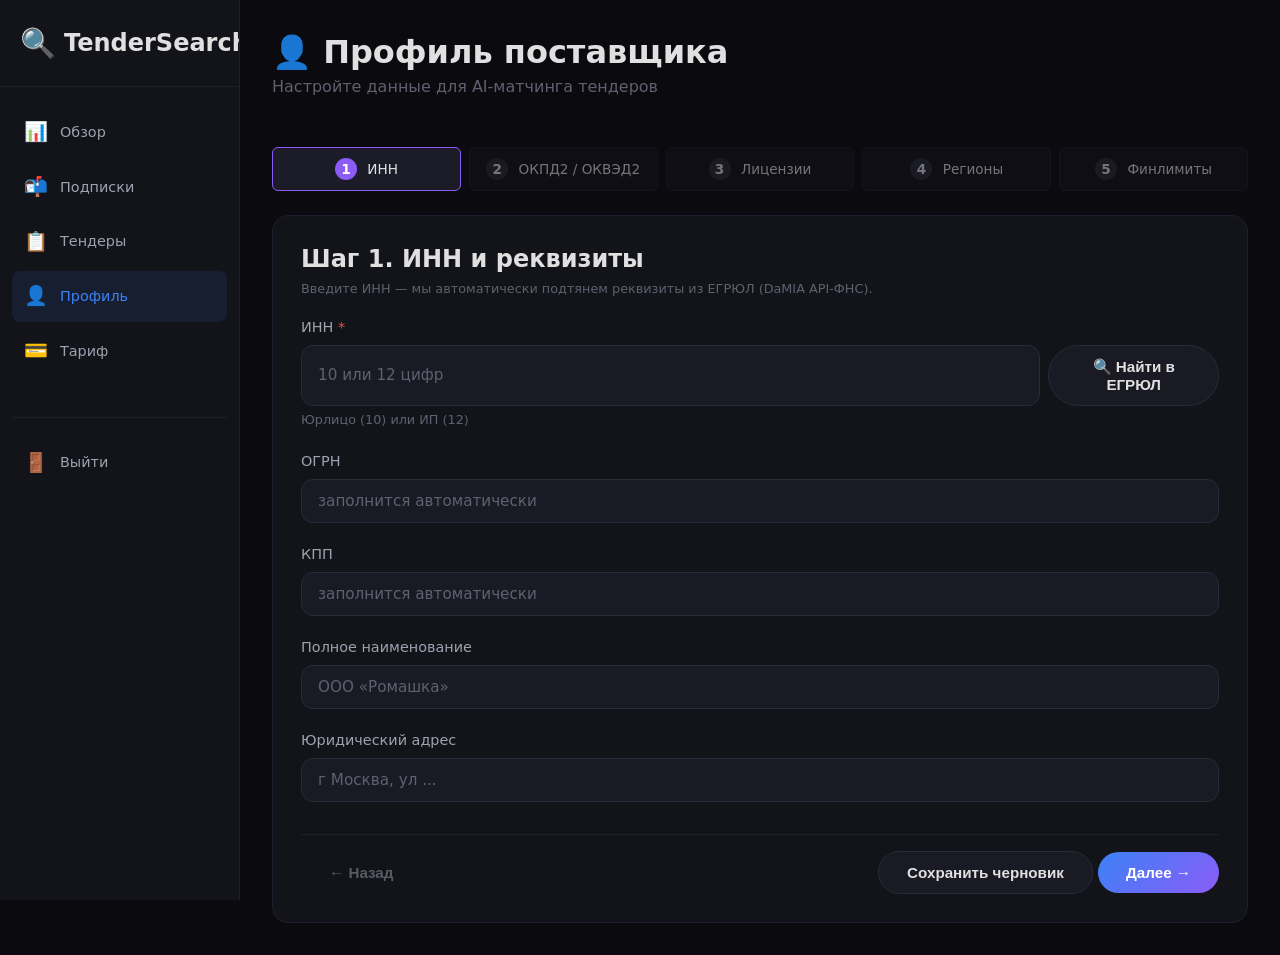
<file: frontend/public/dashboard/profile.html>
<!DOCTYPE html>
<html lang="ru">
<head>
  <meta charset="UTF-8">
  <meta name="viewport" content="width=device-width, initial-scale=1.0">
  <title>Профиль — TenderSearch</title>
  <link rel="stylesheet" href="../css/style.css">
  <style>
    .wizard-steps {
      display: flex;
      gap: 0.5rem;
      margin-bottom: 1.5rem;
      flex-wrap: wrap;
    }
    .wizard-step {
      flex: 1;
      min-width: 120px;
      padding: 0.6rem 0.8rem;
      background: var(--bg-card);
      border: 1px solid var(--border);
      border-radius: 6px;
      text-align: center;
      font-size: 0.85rem;
      opacity: 0.5;
      transition: opacity 0.2s, border-color 0.2s, background 0.2s;
    }
    .wizard-step.active {
      opacity: 1;
      border-color: var(--accent-purple);
      background: var(--bg-card-hover);
    }
    .wizard-step.done {
      opacity: 1;
      border-color: var(--accent-green);
      color: var(--accent-green);
    }
    .wizard-step .num {
      display: inline-block;
      width: 22px;
      height: 22px;
      line-height: 22px;
      border-radius: 50%;
      background: var(--border-light);
      margin-right: 6px;
      font-weight: 700;
    }
    .wizard-step.active .num { background: var(--accent-purple); color: white; }
    .wizard-step.done .num { background: var(--accent-green); color: white; }

    .wizard-panel { display: none; }
    .wizard-panel.active { display: block; }

    .form-help { font-size: 0.8rem; color: var(--text-muted); margin-top: 4px; }
    .chip-list { display: flex; flex-wrap: wrap; gap: 6px; min-height: 32px; padding: 4px; }
    .chip {
      display: inline-flex;
      align-items: center;
      gap: 6px;
      background: var(--accent-purple);
      color: white;
      padding: 4px 10px;
      border-radius: 14px;
      font-size: 0.85rem;
    }
    .chip .x { cursor: pointer; opacity: 0.7; }
    .chip .x:hover { opacity: 1; }

    .wizard-actions {
      display: flex;
      justify-content: space-between;
      gap: 1rem;
      margin-top: 2rem;
      padding-top: 1rem;
      border-top: 1px solid var(--border);
    }

    .egrul-banner {
      padding: 1rem;
      background: var(--bg-card);
      border: 1px solid var(--border);
      border-radius: 6px;
      margin-bottom: 1rem;
    }
    .egrul-banner.ok { border-color: var(--accent-green); }
    .egrul-banner.err { border-color: var(--accent-red); }

    .egrul-suggest {
      display: flex;
      flex-wrap: wrap;
      gap: 4px;
      margin-top: 0.5rem;
    }
    .egrul-suggest .chip { background: var(--accent-blue); }

    .license-row {
      display: grid;
      grid-template-columns: 2fr 1fr 1fr 1fr 1fr auto;
      gap: 8px;
      align-items: center;
      margin-bottom: 8px;
    }
    .license-row input { width: 100%; }

    .spinner-inline {
      display: inline-block;
      width: 14px;
      height: 14px;
      border: 2px solid var(--border-light);
      border-top-color: var(--accent-purple);
      border-radius: 50%;
      animation: spin 0.8s linear infinite;
      vertical-align: middle;
      margin-right: 4px;
    }
    @keyframes spin { to { transform: rotate(360deg); } }
  </style>
</head>
<body class="dashboard-layout">

<aside class="sidebar">
  <div class="sidebar-logo">
    <a href="/dashboard" class="logo"><span class="icon">🔍</span> TenderSearch</a>
  </div>
  <ul class="sidebar-nav">
    <li><a href="/dashboard"><span class="icon">📊</span> Обзор</a></li>
    <li><a href="/dashboard/subscriptions.html"><span class="icon">📬</span> Подписки</a></li>
    <li><a href="/dashboard/tenders.html"><span class="icon">📋</span> Тендеры</a></li>
    <li><a href="/dashboard/profile.html" class="active"><span class="icon">👤</span> Профиль</a></li>
    <li><a href="/dashboard/plan.html"><span class="icon">💳</span> Тариф</a></li>
    <li style="margin-top:40px;padding-top:20px;border-top:1px solid var(--border)">
      <a href="#" onclick="API.logout();return false"><span class="icon">🚪</span> Выйти</a>
    </li>
  </ul>
</aside>

<main class="main-content">
  <div class="dashboard-header">
    <div>
      <h2>👤 Профиль поставщика</h2>
      <p class="text-muted">Настройте данные для AI-матчинга тендеров</p>
    </div>
  </div>

  <!-- Wizard Stepper -->
  <div class="wizard-steps" id="wizard-steps">
    <div class="wizard-step active" data-step="1"><span class="num">1</span> ИНН</div>
    <div class="wizard-step" data-step="2"><span class="num">2</span> ОКПД2 / ОКВЭД2</div>
    <div class="wizard-step" data-step="3"><span class="num">3</span> Лицензии</div>
    <div class="wizard-step" data-step="4"><span class="num">4</span> Регионы</div>
    <div class="wizard-step" data-step="5"><span class="num">5</span> Финлимиты</div>
  </div>

  <form id="profile-form" class="card">
    <!-- Step 1: ИНН + EGRUL -->
    <div class="wizard-panel active" data-step="1">
      <h3>Шаг 1. ИНН и реквизиты</h3>
      <p class="form-help">Введите ИНН — мы автоматически подтянем реквизиты из ЕГРЮЛ (DaMIA API-ФНС).</p>

      <div class="form-group">
        <label for="inn">ИНН <span style="color: var(--accent-red)">*</span></label>
        <div style="display: flex; gap: 8px;">
          <input class="form-input" id="inn" name="inn" placeholder="10 или 12 цифр" maxlength="12" inputmode="numeric" pattern="[0-9]{10,12}">
          <button type="button" class="btn btn-secondary" id="btn-egrul">🔍 Найти в ЕГРЮЛ</button>
        </div>
        <p class="form-help">Юрлицо (10) или ИП (12)</p>
      </div>

      <div id="egrul-result"></div>

      <div class="form-group">
        <label for="ogrn">ОГРН</label>
        <input class="form-input" id="ogrn" name="ogrn" maxlength="15" placeholder="заполнится автоматически">
      </div>

      <div class="form-group">
        <label for="kpp">КПП</label>
        <input class="form-input" id="kpp" name="kpp" maxlength="9" placeholder="заполнится автоматически">
      </div>

      <div class="form-group">
        <label for="legal_name">Полное наименование</label>
        <input class="form-input" id="legal_name" name="legal_name" placeholder="ООО «Ромашка»">
      </div>

      <div class="form-group">
        <label for="legal_address">Юридический адрес</label>
        <input class="form-input" id="legal_address" name="legal_address" placeholder="г Москва, ул ...">
      </div>
    </div>

    <!-- Step 2: ОКПД2 / ОКВЭД2 -->
    <div class="wizard-panel" data-step="2">
      <h3>Шаг 2. Коды деятельности</h3>
      <p class="form-help">Укажите ОКПД2 (что поставляете) и/или ОКВЭД2 (чем занимаетесь). Можно несколько через Enter.</p>

      <div class="form-group">
        <label>ОКПД2 (товары/услуги для тендеров)</label>
        <div class="chip-list" id="okpd2-chips"></div>
        <input class="form-input" id="okpd2-input" placeholder="например 26.20.2, нажмите Enter">
        <p class="form-help">Формат: XX.XX.X.XX. Можно подсмотреть в ЕГРЮЛ — мы подставили подсказки.</p>
      </div>

      <div class="form-group">
        <label>ОКВЭД2 (ваши виды деятельности)</label>
        <div class="chip-list" id="okved2-chips"></div>
        <input class="form-input" id="okved2-input" placeholder="например 62.01, нажмите Enter">
      </div>
    </div>

    <!-- Step 3: Лицензии -->
    <div class="wizard-panel" data-step="3">
      <h3>Шаг 3. Лицензии и сертификаты</h3>
      <p class="form-help">Если у вас есть ФСТЭК, ФСБ, СРО, ISO — укажите. Это влияет на матчинг.</p>

      <div id="licenses-list"></div>
      <button type="button" class="btn btn-ghost btn-sm" id="btn-add-license">+ Добавить лицензию</button>
    </div>

    <!-- Step 4: Регионы -->
    <div class="wizard-panel" data-step="4">
      <h3>Шаг 4. Регионы присутствия</h3>
      <p class="form-help">В каких регионах готовы работать. Можно указать страну (например, "Вся Россия").</p>

      <div class="chip-list" id="regions-chips"></div>
      <input class="form-input" id="region-input" placeholder="например Москва, нажмите Enter">

      <div class="form-help" style="margin-top: 0.5rem;">Популярные:</div>
      <div style="display: flex; gap: 6px; flex-wrap: wrap;">
        <button type="button" class="btn btn-sm btn-ghost" data-region="Москва">+ Москва</button>
        <button type="button" class="btn btn-sm btn-ghost" data-region="Санкт-Петербург">+ Санкт-Петербург</button>
        <button type="button" class="btn btn-sm btn-ghost" data-region="Вся Россия">+ Вся Россия</button>
        <button type="button" class="btn btn-sm btn-ghost" data-region="Московская область">+ Московская область</button>
      </div>
    </div>

    <!-- Step 5: Финлимиты -->
    <div class="wizard-panel" data-step="5">
      <h3>Шаг 5. Финансовые лимиты</h3>
      <p class="form-help">В каком диапазоне сумм вам интересны тендеры. Макс. обеспечение — сколько можете заложить.</p>

      <div class="form-group">
        <label>Минимальная сумма контракта, ₽</label>
        <input class="form-input" id="min_contract_sum" type="number" min="0" step="1000" placeholder="например 100 000">
      </div>

      <div class="form-group">
        <label>Максимальная сумма контракта, ₽</label>
        <input class="form-input" id="max_contract_sum" type="number" min="0" step="1000" placeholder="например 50 000 000">
      </div>

      <div class="form-group">
        <label>Макс. размер обеспечения (₽)</label>
        <input class="form-input" id="max_guarantee_sum" type="number" min="0" step="1000" placeholder="например 5 000 000">
        <p class="form-help">Если у тендера требуется обеспечение больше — мы покажем предупреждение ⚠️</p>
      </div>

      <div class="form-group">
        <label>Допустимые типы процедур</label>
        <div style="display: flex; gap: 1rem; flex-wrap: wrap; margin-top: 0.5rem;">
          <label><input type="checkbox" name="proc" value="auction" checked> Аукцион</label>
          <label><input type="checkbox" name="proc" value="tender" checked> Конкурс</label>
          <label><input type="checkbox" name="proc" value="request_for_quotes" checked> Запрос котировок</label>
          <label><input type="checkbox" name="proc" value="single_supplier"> Единственный поставщик</label>
        </div>
      </div>
    </div>

    <!-- Actions -->
    <div class="wizard-actions">
      <button type="button" class="btn btn-ghost" id="btn-prev" disabled>← Назад</button>
      <div>
        <button type="button" class="btn btn-secondary" id="btn-save-draft">Сохранить черновик</button>
        <button type="button" class="btn btn-primary" id="btn-next">Далее →</button>
        <button type="button" class="btn btn-primary" id="btn-finish" style="display:none;">💾 Сохранить профиль</button>
      </div>
    </div>
  </form>
</main>

<script src="../js/api.js"></script>
<script src="../js/dashboard.js"></script>
<script>
const ProfileWizard = (() => {
  let currentStep = 1;
  const TOTAL = 5;

  const state = {
    inn: '', ogrn: '', kpp: '', legal_name: '', legal_address: '',
    okpd2_codes: [],
    okved2_codes: [],
    licenses: [],
    regions: [],
    min_contract_sum: null,
    max_contract_sum: null,
    max_guarantee_sum: null,
    allowed_procedure_types: ['auction', 'tender', 'request_for_quotes'],
  };

  // ── Step navigation ──────────────────────────────────────

  function gotoStep(n) {
    if (n < 1 || n > TOTAL) return;
    currentStep = n;
    document.querySelectorAll('.wizard-step').forEach(el => {
      const s = parseInt(el.dataset.step, 10);
      el.classList.remove('active', 'done');
      if (s === n) el.classList.add('active');
      else if (s < n) el.classList.add('done');
    });
    document.querySelectorAll('.wizard-panel').forEach(p => {
      p.classList.toggle('active', parseInt(p.dataset.step, 10) === n);
    });
    document.getElementById('btn-prev').disabled = (n === 1);
    document.getElementById('btn-next').style.display = (n === TOTAL) ? 'none' : '';
    document.getElementById('btn-finish').style.display = (n === TOTAL) ? '' : 'none';
  }

  // ── Chips (ОКПД2, ОКВЭД2, Регионы) ───────────────────────

  function renderChips(containerId, items, onRemove) {
    const c = document.getElementById(containerId);
    if (!c) return;
    c.innerHTML = items.map((v, i) =>
      `<span class="chip">${escapeHtml(v)} <span class="x" data-idx="${i}">×</span></span>`
    ).join('');
    c.querySelectorAll('.x').forEach(x => {
      x.addEventListener('click', e => {
        const idx = parseInt(e.target.dataset.idx, 10);
        items.splice(idx, 1);
        renderChips(containerId, items, onRemove);
        onRemove();
      });
    });
  }

  function setupChipInput(inputId, containerId, target, validator) {
    const input = document.getElementById(inputId);
    if (!input) return;
    input.addEventListener('keydown', e => {
      if (e.key === 'Enter' || e.key === ',') {
        e.preventDefault();
        const v = input.value.trim();
        if (v && !target.includes(v)) {
          if (validator && !validator(v)) {
            Dashboard.showToast('Неверный формат: ' + v, 'error');
            return;
          }
          target.push(v);
          renderChips(containerId, target, () => {});
          input.value = '';
        }
      }
    });
  }

  // ── Licenses ────────────────────────────────────────────

  function renderLicenses() {
    const c = document.getElementById('licenses-list');
    if (!c) return;
    if (state.licenses.length === 0) {
      c.innerHTML = '<p class="form-help">Лицензий пока нет. Нажмите «Добавить».</p>';
      return;
    }
    c.innerHTML = state.licenses.map((l, i) => `
      <div class="license-row" data-idx="${i}">
        <input class="form-input" placeholder="Тип (ФСТЭК, СРО, ISO 9001)" data-field="type" value="${escapeHtml(l.type||'')}">
        <input class="form-input" placeholder="Уровень" data-field="level" value="${escapeHtml(l.level||'')}">
        <input class="form-input" placeholder="Номер" data-field="number" value="${escapeHtml(l.number||'')}">
        <input class="form-input" type="date" data-field="issued_at" value="${escapeHtml(l.issued_at||'')}" title="Дата выдачи">
        <input class="form-input" type="date" data-field="valid_until" value="${escapeHtml(l.valid_until||'')}" title="Действует до">
        <button type="button" class="btn btn-ghost btn-sm" data-action="remove">×</button>
      </div>
    `).join('');
    c.querySelectorAll('.license-row').forEach(row => {
      const idx = parseInt(row.dataset.idx, 10);
      row.querySelectorAll('[data-field]').forEach(inp => {
        inp.addEventListener('input', e => {
          state.licenses[idx][e.target.dataset.field] = e.target.value;
        });
      });
      row.querySelector('[data-action="remove"]').addEventListener('click', () => {
        state.licenses.splice(idx, 1);
        renderLicenses();
      });
    });
  }

  // ── EGRUL fetch (h025ai-15) ─────────────────────────────

  async function fetchEgrul() {
    const inn = document.getElementById('inn').value.trim();
    if (!/^\d{10,12}$/.test(inn)) {
      Dashboard.showToast('Введите ИНН (10 или 12 цифр)', 'error');
      return;
    }
    const btn = document.getElementById('btn-egrul');
    btn.disabled = true;
    btn.innerHTML = '<span class="spinner-inline"></span> Ищем...';
    try {
      const data = await API.request(`/profile/egrul/${inn}`);
      document.getElementById('ogrn').value = data.ogrn || '';
      document.getElementById('kpp').value = data.kpp || '';
      document.getElementById('legal_name').value = data.legal_name || '';
      document.getElementById('legal_address').value = data.legal_address || '';
      state.inn = inn;
      state.ogrn = data.ogrn || '';
      state.kpp = data.kpp || '';
      state.legal_name = data.legal_name || '';
      state.legal_address = data.legal_address || '';
      // Auto-fill OKVED2/OKPD2 suggestions if empty
      if (state.okved2_codes.length === 0 && data.okved2_codes?.length) {
        state.okved2_codes = data.okved2_codes.slice(0, 5);
        renderChips('okved2-chips', state.okved2_codes, () => {});
      }
      if (state.okpd2_codes.length === 0 && data.okpd2_suggested?.length) {
        state.okpd2_codes = data.okpd2_suggested.slice(0, 5);
        renderChips('okpd2-chips', state.okpd2_codes, () => {});
      }
      const banner = document.getElementById('egrul-result');
      banner.innerHTML = `
        <div class="egrul-banner ok">
          ✅ Найдено: <strong>${escapeHtml(data.legal_name || inn)}</strong>
          <div class="form-help" style="margin-top: 0.5rem;">Статус: ${escapeHtml(data.status || '—')} · ОКВЭД2: ${(data.okved2_codes||[]).slice(0,3).join(', ')}</div>
        </div>`;
    } catch (e) {
      const banner = document.getElementById('egrul-result');
      let msg = e.message || 'Ошибка';
      if (msg.includes('503')) {
        msg = 'Сервис ЕГРЮЛ временно недоступен. Заполните реквизиты вручную или повторите позже.';
      } else if (msg.includes('404')) {
        msg = `Компания с ИНН ${inn} не найдена. Проверьте правильность.`;
      }
      banner.innerHTML = `<div class="egrul-banner err">⚠️ ${escapeHtml(msg)}</div>`;
    } finally {
      btn.disabled = false;
      btn.innerHTML = '🔍 Найти в ЕГРЮЛ';
    }
  }

  // ── Hydrate from server ────────────────────────────────

  async function load() {
    try {
      const p = await API.request('/profile/me');
      state.inn = p.inn || '';
      state.ogrn = p.ogrn || '';
      state.kpp = p.kpp || '';
      state.legal_name = p.legal_name || '';
      state.legal_address = p.legal_address || '';
      state.okpd2_codes = p.okpd2_codes || [];
      state.okved2_codes = p.okved2_codes || [];
      state.licenses = p.licenses || [];
      state.regions = p.regions || [];
      state.min_contract_sum = p.min_contract_sum;
      state.max_contract_sum = p.max_contract_sum;
      state.max_guarantee_sum = p.max_guarantee_sum;
      state.allowed_procedure_types = p.allowed_procedure_types || ['auction', 'tender'];

      document.getElementById('inn').value = state.inn;
      document.getElementById('ogrn').value = state.ogrn;
      document.getElementById('kpp').value = state.kpp;
      document.getElementById('legal_name').value = state.legal_name;
      document.getElementById('legal_address').value = state.legal_address;
      document.getElementById('min_contract_sum').value = state.min_contract_sum ?? '';
      document.getElementById('max_contract_sum').value = state.max_contract_sum ?? '';
      document.getElementById('max_guarantee_sum').value = state.max_guarantee_sum ?? '';
      document.querySelectorAll('input[name="proc"]').forEach(cb => {
        cb.checked = state.allowed_procedure_types.includes(cb.value);
      });

      renderChips('okpd2-chips', state.okpd2_codes, () => {});
      renderChips('okved2-chips', state.okved2_codes, () => {});
      renderChips('regions-chips', state.regions, () => {});
      renderLicenses();
    } catch (e) {
      console.error('Profile load error:', e);
    }
  }

  // ── Save ───────────────────────────────────────────────

  function collectForm() {
    state.inn = document.getElementById('inn').value.trim();
    state.ogrn = document.getElementById('ogrn').value.trim();
    state.kpp = document.getElementById('kpp').value.trim();
    state.legal_name = document.getElementById('legal_name').value.trim();
    state.legal_address = document.getElementById('legal_address').value.trim();
    state.min_contract_sum = parseFloat(document.getElementById('min_contract_sum').value) || null;
    state.max_contract_sum = parseFloat(document.getElementById('max_contract_sum').value) || null;
    state.max_guarantee_sum = parseFloat(document.getElementById('max_guarantee_sum').value) || null;
    state.allowed_procedure_types = Array.from(document.querySelectorAll('input[name="proc"]:checked'))
      .map(cb => cb.value);
  }

  async function save() {
    collectForm();
    if (!state.inn) {
      Dashboard.showToast('Сначала укажите ИНН', 'error');
      gotoStep(1);
      return null;
    }
    try {
      const res = await API.request('/profile', {
        method: 'POST',
        body: JSON.stringify(state),
      });
      Dashboard.showToast('Профиль сохранён', 'success');
      return res;
    } catch (e) {
      Dashboard.showToast('Ошибка: ' + e.message, 'error');
      return null;
    }
  }

  // ── Init ───────────────────────────────────────────────

  function init() {
    if (!Dashboard.requireAuth()) return;
    load();

    document.getElementById('btn-egrul').addEventListener('click', fetchEgrul);
    document.getElementById('btn-prev').addEventListener('click', () => gotoStep(currentStep - 1));
    document.getElementById('btn-next').addEventListener('click', () => gotoStep(currentStep + 1));
    document.getElementById('btn-save-draft').addEventListener('click', save);
    document.getElementById('btn-finish').addEventListener('click', async () => {
      const r = await save();
      if (r) {
        Dashboard.showToast('Профиль сохранён! Можно создавать подписки.', 'success');
        setTimeout(() => location.href = '/dashboard/subscriptions.html', 1200);
      }
    });

    setupChipInput('okpd2-input', 'okpd2-chips', state.okpd2_codes,
      v => /^\d{2}(\.\d{1,2}){0,2}(\.\d{1,3})?$/.test(v));
    setupChipInput('okved2-input', 'okved2-chips', state.okved2_codes,
      v => /^\d{2}(\.\d{1,2}){0,2}(\.\d{1,3})?$/.test(v));
    setupChipInput('region-input', 'regions-chips', state.regions);

    document.getElementById('btn-add-license').addEventListener('click', () => {
      state.licenses.push({ type: '', level: '', number: '', issued_at: '', valid_until: '' });
      renderLicenses();
    });

    document.querySelectorAll('[data-region]').forEach(btn => {
      btn.addEventListener('click', () => {
        const r = btn.dataset.region;
        if (!state.regions.includes(r)) {
          state.regions.push(r);
          renderChips('regions-chips', state.regions, () => {});
        }
      });
    });
  }

  return { init, gotoStep, save };
})();

function escapeHtml(text) {
  if (!text) return '';
  const div = document.createElement('div');
  div.textContent = text;
  return div.innerHTML;
}

if (document.readyState === 'loading') {
  document.addEventListener('DOMContentLoaded', () => ProfileWizard.init());
} else {
  ProfileWizard.init();
}
</script>
</body>
</html>
</file>
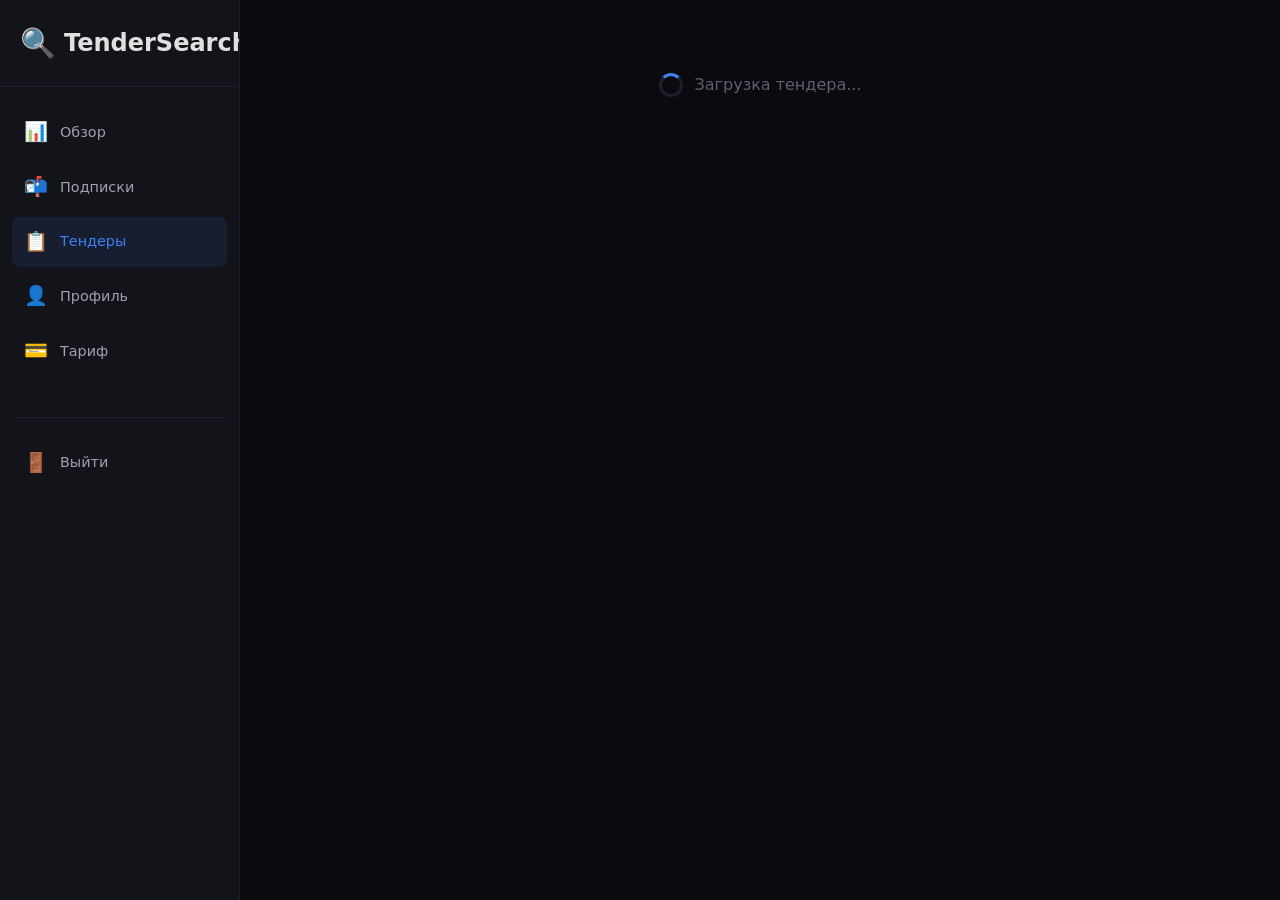
<file: frontend/public/dashboard/tender-detail.html>
<!DOCTYPE html>
<html lang="ru">
<head>
  <meta charset="UTF-8">
  <meta name="viewport" content="width=device-width, initial-scale=1.0">
  <title>Карточка тендера — TenderSearch</title>
  <link rel="stylesheet" href="../css/style.css">
  <style>
    .verdict-block {
      border-left: 4px solid;
      background: var(--bg-card);
      padding: 1rem 1.25rem;
      margin-bottom: 1rem;
      border-radius: 0 6px 6px 0;
    }
    .verdict-block.match { border-color: var(--accent-green); }
    .verdict-block.review { border-color: var(--accent-orange); }
    .verdict-block.no_match { border-color: var(--accent-red); }

    .verdict-badge {
      display: inline-block;
      padding: 4px 10px;
      border-radius: 12px;
      font-weight: 700;
      font-size: 0.9rem;
    }
    .verdict-badge.match { background: var(--accent-green); color: #000; }
    .verdict-badge.review { background: var(--accent-orange); color: #000; }
    .verdict-badge.no_match { background: var(--accent-red); color: #fff; }

    .score-bar {
      height: 8px;
      background: var(--border);
      border-radius: 4px;
      overflow: hidden;
      margin-top: 4px;
    }
    .score-bar-fill {
      height: 100%;
      background: var(--accent-green);
      transition: width 0.3s;
    }
    .score-bar-fill.review { background: var(--accent-orange); }
    .score-bar-fill.no_match { background: var(--accent-red); }

    .verdict-list {
      list-style: none;
      padding: 0;
      margin: 0.5rem 0 0;
    }
    .verdict-list li {
      padding: 4px 0;
      display: flex;
      align-items: center;
      gap: 6px;
    }

    .quote-block {
      background: var(--bg-tertiary);
      border-left: 3px solid var(--accent-purple);
      padding: 8px 12px;
      margin: 6px 0;
      font-size: 0.9rem;
      font-style: italic;
      color: var(--text-secondary);
    }
    .quote-block .src { color: var(--text-muted); font-style: normal; font-size: 0.8rem; }

    .nmck-warning {
      background: rgba(245, 158, 11, 0.1);
      border: 1px solid var(--accent-orange);
      border-radius: 6px;
      padding: 0.75rem 1rem;
      margin-top: 0.5rem;
      font-size: 0.9rem;
    }
    .nmck-warning strong { color: var(--accent-orange); }

    .ai-confidence {
      display: inline-block;
      padding: 2px 8px;
      background: var(--bg-tertiary);
      border-radius: 10px;
      font-size: 0.8rem;
      color: var(--text-muted);
    }

    .requirements-grid {
      display: grid;
      grid-template-columns: auto 1fr;
      gap: 4px 12px;
      font-size: 0.9rem;
    }
    .requirements-grid dt { color: var(--text-muted); }
    .requirements-grid dd { margin: 0; }

    .analysis-loading {
      padding: 2rem;
      text-align: center;
      color: var(--text-muted);
    }
  </style>
</head>
<body class="dashboard-layout">

<aside class="sidebar">
  <div class="sidebar-logo">
    <a href="/dashboard" class="logo"><span class="icon">🔍</span> TenderSearch</a>
  </div>
  <ul class="sidebar-nav">
    <li><a href="/dashboard"><span class="icon">📊</span> Обзор</a></li>
    <li><a href="/dashboard/subscriptions.html"><span class="icon">📬</span> Подписки</a></li>
    <li><a href="/dashboard/tenders.html" class="active"><span class="icon">📋</span> Тендеры</a></li>
    <li><a href="/dashboard/profile.html"><span class="icon">👤</span> Профиль</a></li>
    <li><a href="/dashboard/plan.html"><span class="icon">💳</span> Тариф</a></li>
    <li style="margin-top:40px;padding-top:20px;border-top:1px solid var(--border)">
      <a href="#" onclick="API.logout();return false"><span class="icon">🚪</span> Выйти</a>
    </li>
  </ul>
</aside>

<main class="main-content">
  <div id="tender-content">
    <div class="loading"><span class="spinner"></span> Загрузка тендера...</div>
  </div>

  <!-- AI-анализ + матчинг (h025ai-14) -->
  <div id="ai-analysis"></div>

  <!-- Документы -->
  <div id="tender-documents"></div>
</main>

<script src="../js/api.js"></script>
<script src="../js/dashboard.js"></script>
<script>
const TenderDetail = (() => {

  // ── Helpers ───────────────────────────────────────────

  function formatPrice(p) {
    if (p == null) return '—';
    return new Intl.NumberFormat('ru-RU', {
      style: 'currency', currency: 'RUB', maximumFractionDigits: 0,
    }).format(p);
  }

  function formatDate(s) {
    if (!s) return '—';
    return new Date(s).toLocaleDateString('ru-RU', {
      day: '2-digit', month: '2-digit', year: 'numeric',
    });
  }

  function escapeHtml(text) {
    if (text == null) return '';
    const div = document.createElement('div');
    div.textContent = String(text);
    return div.innerHTML;
  }

  function vClass(verdict) {
    if (verdict === 'match') return 'match';
    if (verdict === 'review') return 'review';
    return 'no_match';
  }

  function vLabel(verdict) {
    if (verdict === 'match') return '✅ СОВПАДАЕТ';
    if (verdict === 'review') return '⚠️ ТРЕБУЕТ ВНИМАНИЯ';
    return '❌ НЕ ПОДХОДИТ';
  }

  // ── Load tender ───────────────────────────────────────

  async function load() {
    if (!Dashboard.requireAuth()) return;
    const params = new URLSearchParams(window.location.search);
    const id = params.get('id');
    if (!id) {
      document.getElementById('tender-content').innerHTML =
        '<div class="empty-state"><p>Тендер не указан</p></div>';
      return;
    }

    try {
      const tender = await API.request(`/tenders/${id}`);
      renderTender(tender);
      // Load analysis + match in parallel
      const [analysis, match] = await Promise.all([
        API.request(`/tenders/${id}/analysis`).catch(() => null),
        API.request(`/tenders/${id}/match`).catch(e => {
          console.warn('Match fetch failed:', e);
          return null;
        }),
      ]);
      renderAnalysisAndMatch(tender, analysis, match);
      renderDocuments(tender);
    } catch (e) {
      document.getElementById('tender-content').innerHTML =
        `<div class="empty-state"><p class="text-danger">Ошибка: ${escapeHtml(e.message)}</p></div>`;
    }
  }

  // ── Render header + meta ─────────────────────────────

  function renderTender(tender) {
    const c = document.getElementById('tender-content');
    c.innerHTML = `
      <div class="tender-detail-header">
        <a href="/dashboard/tenders.html" class="btn btn-ghost btn-sm mb-2">← Назад к тендерам</a>
        <h2>${escapeHtml(tender.title)}</h2>
        <div class="tender-detail-meta">
          <span class="badge badge-purple">${escapeHtml(tender.law_type || '—')}</span>
          <span class="badge badge-blue">${escapeHtml(tender.status || 'active')}</span>
          ${tender.region ? `<span class="badge badge-orange">📍 ${escapeHtml(tender.region)}</span>` : ''}
          ${tender.external_id ? `<span class="badge">№ ${escapeHtml(tender.external_id)}</span>` : ''}
        </div>
      </div>

      <div class="stats-grid">
        <div class="stat-card card">
          <div class="stat-value">${formatPrice(tender.price)}</div>
          <div class="stat-label">Цена контракта</div>
        </div>
        <div class="stat-card card">
          <div class="stat-value">${formatDate(tender.deadline)}</div>
          <div class="stat-label">Дедлайн подачи</div>
        </div>
        <div class="stat-card card">
          <div class="stat-value">${escapeHtml(tender.customer || '—')}</div>
          <div class="stat-label">Заказчик</div>
        </div>
        <div class="stat-card card">
          <div class="stat-value">${formatDate(tender.published_at)}</div>
          <div class="stat-label">Опубликован</div>
        </div>
      </div>

      <div class="card mt-3">
        <h3>Описание</h3>
        <p>${escapeHtml(tender.description || 'Описание отсутствует')}</p>
        ${tender.source_url ? `<p style="margin-top: 0.5rem;"><a href="${escapeHtml(tender.source_url)}" target="_blank" rel="noopener">Открыть на zakupki.gov.ru →</a></p>` : ''}
      </div>
    `;
  }

  // ── Render AI analysis + matcher verdict (h025ai-14) ──

  function renderAnalysisAndMatch(tender, analysis, match) {
    const c = document.getElementById('ai-analysis');
    if (!analysis && !match) {
      c.innerHTML = `
        <div class="card analysis-loading">
          <h3>🤖 AI-анализ и матчинг</h3>
          <p>Анализ ещё не выполнен. Вернитесь через несколько минут — скоринг появится автоматически.</p>
        </div>`;
      return;
    }

    let html = '<div class="card mt-3"><h3>🤖 AI-анализ и матчинг</h3>';

    // ── Match verdict ──
    if (match) {
      const klass = vClass(match.verdict);
      const reasonsHtml = (match.reasons || []).map(r =>
        `<li>• ${escapeHtml(r)}</li>`
      ).join('');
      const b = match.breakdown || {};
      html += `
        <div class="verdict-block ${klass}">
          <div style="display:flex; align-items:center; gap:12px; flex-wrap:wrap;">
            <span class="verdict-badge ${klass}">${vLabel(match.verdict)}</span>
            <span style="font-weight:700; font-size:1.4rem;">${match.score}/100</span>
            <span class="ai-confidence">уверенность ${match.confidence || 0}%</span>
          </div>
          <div class="score-bar"><div class="score-bar-fill ${klass}" style="width:${match.score}%"></div></div>

          ${b.nmck_outlier_warning ? `
            <div class="nmck-warning">
              <strong>⚠️ Проверьте вручную:</strong> ${escapeHtml(b.nmck_outlier_warning)}
              <div style="font-size: 0.85rem; color: var(--text-muted); margin-top: 4px;">
                Возможно, парсер подставил рамочный лимит вместо НМЦК. Откройте карточку на zakupki.gov.ru.
              </div>
            </div>
          ` : ''}

          ${reasonsHtml ? `<ul class="verdict-list">${reasonsHtml}</ul>` : ''}

          <details style="margin-top: 0.75rem;">
            <summary style="cursor: pointer; color: var(--text-muted); font-size: 0.9rem;">
              Разбивка по баллам
            </summary>
            <table style="width:100%; margin-top:8px; font-size:0.9rem; border-collapse: collapse;">
              <tr><td>ОКПД2</td><td><strong>${b.okpd2_score || 0}/30</strong></td><td>${escapeHtml(b.okpd2_reason || '')}</td></tr>
              <tr><td>Регион</td><td><strong>${b.region_score || 0}/20</strong></td><td>${escapeHtml(b.region_reason || '')}</td></tr>
              <tr><td>Сумма</td><td><strong>${b.price_score || 0}/20</strong></td><td>${escapeHtml(b.price_reason || '')}</td></tr>
              <tr><td>Лицензии</td><td><strong>${b.licenses_score || 0}/20</strong></td><td>${escapeHtml(b.licenses_reason || '')}</td></tr>
              <tr><td>Время</td><td><strong>${b.time_score || 0}/10</strong></td><td>${escapeHtml(b.time_reason || '')}</td></tr>
            </table>
          </details>
        </div>
      `;
    }

    // ── AI extraction ──
    if (analysis) {
      const fin = analysis.financial || {};
      const reqs = analysis.requirements || {};
      const dls = analysis.deadlines || {};
      const nmck = fin.nmck_rub;

      html += `
        <div class="verdict-block">
          <h4>📄 Сводка по документам</h4>
          ${analysis.subject ? `<p><strong>${escapeHtml(analysis.subject)}</strong></p>` : ''}

          <div class="requirements-grid" style="margin-top: 0.5rem;">
            <dt>ОКПД2:</dt><dd>${(analysis.okpd2_extracted || []).map(escapeHtml).join(', ') || '—'}</dd>
            <dt>Регионы:</dt><dd>${(analysis.regions_extracted || []).map(escapeHtml).join(', ') || '—'}</dd>
            <dt>Срок исполнения:</dt><dd>${dls.execution_days ? dls.execution_days + ' дн.' : '—'}</dd>
            <dt>Подача до:</dt><dd>${escapeHtml(dls.submission || '—')}</dd>
            ${fin.application_guarantee_pct != null ? `<dt>Обеспечение заявки:</dt><dd>${fin.application_guarantee_pct}%${fin.application_guarantee_rub ? ` (${formatPrice(fin.application_guarantee_rub)})` : ''}</dd>` : ''}
            ${fin.contract_guarantee_pct != null ? `<dt>Обеспечение контракта:</dt><dd>${fin.contract_guarantee_pct}%${fin.contract_guarantee_rub ? ` (${formatPrice(fin.contract_guarantee_rub)})` : ''}</dd>` : ''}
            ${reqs.sro ? `<dt>СРО:</dt><dd>требуется</dd>` : ''}
            ${reqs.licenses && reqs.licenses.length ? `<dt>Лицензии:</dt><dd>${reqs.licenses.map(l => escapeHtml(l.type + (l.level ? ' ' + l.level : ''))).join(', ')}</dd>` : ''}
            ${reqs.experience_years ? `<dt>Опыт:</dt><dd>от ${reqs.experience_years} лет</dd>` : ''}
          </div>

          ${nmck != null ? `
            <div style="margin-top: 0.5rem; padding: 0.5rem 0.75rem; background: var(--bg-tertiary); border-radius: 4px;">
              💰 <strong>НМЦК:</strong> ${formatPrice(nmck)}
              <span style="color: var(--text-muted); font-size: 0.85rem;">(источник: ${escapeHtml(fin.nmck_source || 'card')})</span>
            </div>
          ` : `
            <div class="nmck-warning">
              <strong>ℹ️ НМЦК не указана</strong> — карточка тендера не содержит начальную (максимальную) цену контракта.
              Это нормально для 95% тендеров 44-ФЗ. Цена будет определена по итогам процедуры.
            </div>
          `}

          ${analysis.criteria && analysis.criteria.length ? `
            <h4 style="margin-top:1rem; font-size: 1rem;">Критерии оценки</h4>
            <ul style="list-style:none; padding:0;">
              ${analysis.criteria.map(c =>
                `<li>📊 <strong>${escapeHtml(c.name)}</strong> — ${escapeHtml(String(c.weight_pct))}%</li>`
              ).join('')}
            </ul>
          ` : ''}

          ${analysis.citations && analysis.citations.source_quotes && analysis.citations.source_quotes.length ? `
            <details style="margin-top: 0.75rem;">
              <summary style="cursor: pointer; color: var(--text-muted); font-size: 0.9rem;">
                📑 Цитаты из документов (${analysis.citations.source_quotes.length})
              </summary>
              <div style="margin-top: 0.5rem;">
                ${analysis.citations.source_quotes.map(q => `
                  <div class="quote-block">${escapeHtml(q)}</div>
                `).join('')}
              </div>
            </details>
          ` : ''}

          <div style="margin-top: 0.75rem; font-size: 0.85rem; color: var(--text-muted);">
            Источник: ${escapeHtml(analysis.source || 'deepseek')} ·
            Уверенность AI: ${analysis.confidence_score || 0}% ·
            Версия: ${analysis.version}
          </div>
        </div>
      `;
    }

    html += '</div>';
    c.innerHTML = html;
  }

  // ── Documents ─────────────────────────────────────────

  function renderDocuments(tender) {
    const c = document.getElementById('tender-documents');
    const docs = tender.documents || [];
    if (docs.length === 0) {
      c.innerHTML = '';
      return;
    }
    c.innerHTML = `
      <div class="card mt-3">
        <h3>📄 Документы (${docs.length})</h3>
        <ul style="list-style:none; padding:0;">
          ${docs.map(d => `
            <li style="padding:8px 0; border-bottom:1px solid var(--border)">
              📄 ${escapeHtml(d.name)}
              ${d.file_url ? `<a href="${escapeHtml(d.file_url)}" target="_blank" rel="noopener" class="btn btn-sm btn-ghost" style="margin-left:12px">Скачать</a>` : ''}
            </li>
          `).join('')}
        </ul>
      </div>
    `;
  }

  return { load };
})();

if (document.readyState === 'loading') {
  document.addEventListener('DOMContentLoaded', () => TenderDetail.load());
} else {
  TenderDetail.load();
}
</script>
</body>
</html>
</file>
<file: frontend/public/css/style.css>
/* TenderSearch — Dark Theme Styles */

:root {
  --bg-primary: #0a0a0f;
  --bg-secondary: #13131a;
  --bg-tertiary: #1a1a24;
  --bg-card: #13131a;
  --bg-card-hover: #1c1c28;
  --border: #1e1e2e;
  --border-light: #2a2a3a;

  --text-primary: #e0e0e0;
  --text-secondary: #a0a0b0;
  --text-muted: #606070;

  --accent-blue: #3b82f6;
  --accent-purple: #8b5cf6;
  --accent-green: #22c55e;
  --accent-red: #ef4444;
  --accent-orange: #f59e0b;

  --gradient: linear-gradient(135deg, var(--accent-blue), var(--accent-purple));
  --gradient-hover: linear-gradient(135deg, #2563eb, #7c3aed);

  --radius-sm: 8px;
  --radius: 12px;
  --radius-lg: 16px;
  --radius-xl: 50px;

  --shadow: 0 4px 24px rgba(0, 0, 0, 0.3);
  --shadow-lg: 0 8px 40px rgba(0, 0, 0, 0.5);

  --transition: 0.2s ease;
}

/* ── Reset & Base ──────────────────────────────────────────── */

*, *::before, *::after {
  box-sizing: border-box;
  margin: 0;
  padding: 0;
}

html {
  font-size: 16px;
  scroll-behavior: smooth;
}

body {
  font-family: system-ui, -apple-system, BlinkMacSystemFont, 'Segoe UI', Roboto, sans-serif;
  background: var(--bg-primary);
  color: var(--text-primary);
  line-height: 1.6;
  min-height: 100vh;
  -webkit-font-smoothing: antialiased;
}

a { color: var(--accent-blue); text-decoration: none; }
a:hover { color: var(--accent-purple); }

img { max-width: 100%; display: block; }

/* ── Typography ────────────────────────────────────────────── */

h1, h2, h3, h4, h5, h6 {
  color: var(--text-primary);
  line-height: 1.3;
}

h1 { font-size: 2.5rem; font-weight: 800; letter-spacing: -0.02em; }
h2 { font-size: 2rem; font-weight: 700; }
h3 { font-size: 1.5rem; font-weight: 600; }
h4 { font-size: 1.25rem; font-weight: 600; }

p { color: var(--text-secondary); margin-bottom: 1rem; }

.text-gradient {
  background: var(--gradient);
  -webkit-background-clip: text;
  -webkit-text-fill-color: transparent;
  background-clip: text;
}

/* ── Layout ────────────────────────────────────────────────── */

.container {
  max-width: 1200px;
  margin: 0 auto;
  padding: 0 24px;
}

.container-sm {
  max-width: 800px;
  margin: 0 auto;
  padding: 0 24px;
}

section {
  padding: 80px 0;
}

/* ── Header / Nav ──────────────────────────────────────────── */

.header {
  position: fixed;
  top: 0;
  left: 0;
  right: 0;
  z-index: 100;
  background: rgba(10, 10, 15, 0.85);
  backdrop-filter: blur(12px);
  border-bottom: 1px solid var(--border);
}

.header .container {
  display: flex;
  align-items: center;
  justify-content: space-between;
  height: 64px;
}

.logo {
  font-size: 1.5rem;
  font-weight: 800;
  color: var(--text-primary);
  display: flex;
  align-items: center;
  gap: 8px;
}

.logo .icon {
  font-size: 1.8rem;
}

.nav {
  display: flex;
  align-items: center;
  gap: 24px;
  list-style: none;
}

.nav a {
  color: var(--text-secondary);
  font-size: 0.9rem;
  font-weight: 500;
  transition: color var(--transition);
}

.nav a:hover {
  color: var(--text-primary);
}

.nav .btn-primary {
  padding: 8px 20px;
  font-size: 0.85rem;
}

/* ── Buttons ───────────────────────────────────────────────── */

.btn {
  display: inline-flex;
  align-items: center;
  justify-content: center;
  gap: 8px;
  padding: 12px 28px;
  border: none;
  border-radius: var(--radius-xl);
  font-size: 0.95rem;
  font-weight: 600;
  cursor: pointer;
  transition: all var(--transition);
  text-decoration: none;
}

.btn-primary {
  background: var(--gradient);
  color: #fff;
}

.btn-primary:hover {
  background: var(--gradient-hover);
  transform: translateY(-1px);
  box-shadow: 0 4px 20px rgba(59, 130, 246, 0.4);
}

.btn-secondary {
  background: var(--bg-tertiary);
  color: var(--text-primary);
  border: 1px solid var(--border-light);
}

.btn-secondary:hover {
  background: var(--bg-card-hover);
  border-color: var(--accent-blue);
}

.btn-ghost {
  background: transparent;
  color: var(--text-secondary);
}

.btn-ghost:hover {
  color: var(--text-primary);
  background: var(--bg-tertiary);
}

.btn-sm {
  padding: 8px 16px;
  font-size: 0.85rem;
}

.btn-lg {
  padding: 16px 36px;
  font-size: 1.1rem;
}

.btn:disabled {
  opacity: 0.5;
  cursor: not-allowed;
  transform: none !important;
}

/* ── Cards ─────────────────────────────────────────────────── */

.card {
  background: var(--bg-card);
  border: 1px solid var(--border);
  border-radius: var(--radius-lg);
  padding: 28px;
  transition: all var(--transition);
}

.card:hover {
  background: var(--bg-card-hover);
  border-color: var(--border-light);
  transform: translateY(-2px);
  box-shadow: var(--shadow);
}

.card-highlight {
  border-color: var(--accent-blue);
  background: linear-gradient(135deg, rgba(59, 130, 246, 0.08), rgba(139, 92, 246, 0.08));
}

/* ── Forms ─────────────────────────────────────────────────── */

.form-group {
  margin-bottom: 20px;
}

.form-group label {
  display: block;
  margin-bottom: 6px;
  font-size: 0.9rem;
  font-weight: 500;
  color: var(--text-secondary);
}

.form-input {
  width: 100%;
  padding: 12px 16px;
  background: var(--bg-tertiary);
  border: 1px solid var(--border-light);
  border-radius: var(--radius);
  color: var(--text-primary);
  font-size: 0.95rem;
  font-family: inherit;
  transition: border-color var(--transition);
}

.form-input:focus {
  outline: none;
  border-color: var(--accent-blue);
  box-shadow: 0 0 0 3px rgba(59, 130, 246, 0.15);
}

.form-input::placeholder {
  color: var(--text-muted);
}

textarea.form-input {
  resize: vertical;
  min-height: 100px;
}

select.form-input {
  appearance: none;
  background-image: url("data:image/svg+xml,%3Csvg xmlns='http://www.w3.org/2000/svg' width='12' height='12' fill='%23606070' viewBox='0 0 12 12'%3E%3Cpath d='M6 8L1 3h10z'/%3E%3C/svg%3E");
  background-repeat: no-repeat;
  background-position: right 16px center;
  padding-right: 40px;
}

.form-error {
  color: var(--accent-red);
  font-size: 0.85rem;
  margin-top: 4px;
}

.form-success {
  color: var(--accent-green);
  font-size: 0.85rem;
  margin-top: 4px;
}

/* ── Hero ──────────────────────────────────────────────────── */

.hero {
  padding: 160px 0 100px;
  text-align: center;
  position: relative;
  overflow: hidden;
}

.hero::before {
  content: '';
  position: absolute;
  top: -200px;
  left: 50%;
  transform: translateX(-50%);
  width: 800px;
  height: 800px;
  background: radial-gradient(circle, rgba(59, 130, 246, 0.08) 0%, transparent 70%);
  pointer-events: none;
}

.hero h1 {
  font-size: 3.5rem;
  margin-bottom: 20px;
  letter-spacing: -0.03em;
}

.hero p {
  font-size: 1.2rem;
  color: var(--text-secondary);
  max-width: 600px;
  margin: 0 auto 36px;
}

.hero-actions {
  display: flex;
  gap: 16px;
  justify-content: center;
  flex-wrap: wrap;
}

/* ── Steps ─────────────────────────────────────────────────── */

.steps {
  padding: 80px 0;
}

.steps-grid {
  display: grid;
  grid-template-columns: repeat(auto-fit, minmax(280px, 1fr));
  gap: 32px;
  margin-top: 48px;
}

.step-card {
  text-align: center;
  padding: 36px 24px;
}

.step-icon {
  width: 64px;
  height: 64px;
  background: var(--gradient);
  border-radius: 50%;
  display: flex;
  align-items: center;
  justify-content: center;
  font-size: 1.8rem;
  margin: 0 auto 20px;
}

.step-number {
  font-size: 0.8rem;
  font-weight: 700;
  color: var(--accent-blue);
  text-transform: uppercase;
  letter-spacing: 0.1em;
  margin-bottom: 8px;
}

.step-card h3 {
  margin-bottom: 8px;
}

/* ── Pricing ───────────────────────────────────────────────── */

.pricing-grid {
  display: grid;
  grid-template-columns: repeat(auto-fit, minmax(300px, 1fr));
  gap: 24px;
  margin-top: 48px;
}

.pricing-card {
  text-align: center;
  padding: 36px 28px;
  position: relative;
}

.pricing-card.popular {
  border-color: var(--accent-purple);
  transform: scale(1.03);
}

.pricing-card.popular::before {
  content: 'Популярный';
  position: absolute;
  top: -12px;
  left: 50%;
  transform: translateX(-50%);
  background: var(--gradient);
  color: #fff;
  padding: 4px 16px;
  border-radius: var(--radius-xl);
  font-size: 0.75rem;
  font-weight: 700;
  text-transform: uppercase;
  letter-spacing: 0.05em;
}

.pricing-price {
  font-size: 3rem;
  font-weight: 800;
  margin: 20px 0 4px;
}

.pricing-period {
  color: var(--text-muted);
  font-size: 0.9rem;
  margin-bottom: 24px;
}

.pricing-features {
  list-style: none;
  text-align: left;
  margin-bottom: 28px;
}

.pricing-features li {
  padding: 6px 0;
  color: var(--text-secondary);
  font-size: 0.9rem;
}

.pricing-features li::before {
  content: '✓ ';
  color: var(--accent-green);
  font-weight: 700;
}

/* ── FAQ ───────────────────────────────────────────────────── */

.faq-list {
  max-width: 700px;
  margin: 48px auto 0;
}

.faq-item {
  background: var(--bg-card);
  border: 1px solid var(--border);
  border-radius: var(--radius);
  margin-bottom: 12px;
  overflow: hidden;
}

.faq-question {
  padding: 18px 24px;
  font-weight: 600;
  cursor: pointer;
  display: flex;
  justify-content: space-between;
  align-items: center;
  user-select: none;
}

.faq-question::after {
  content: '+';
  font-size: 1.3rem;
  color: var(--accent-blue);
  transition: transform var(--transition);
}

.faq-item.open .faq-question::after {
  content: '−';
}

.faq-answer {
  padding: 0 24px 18px;
  color: var(--text-secondary);
  font-size: 0.95rem;
  display: none;
}

.faq-item.open .faq-answer {
  display: block;
}

/* ── Auth Pages ────────────────────────────────────────────── */

.auth-page {
  min-height: 100vh;
  display: flex;
  align-items: center;
  justify-content: center;
  padding: 100px 24px 60px;
}

.auth-card {
  width: 100%;
  max-width: 440px;
  padding: 40px;
}

.auth-card h2 {
  text-align: center;
  margin-bottom: 8px;
}

.auth-card .subtitle {
  text-align: center;
  margin-bottom: 32px;
}

.auth-card .btn {
  width: 100%;
}

.auth-link {
  text-align: center;
  margin-top: 20px;
  font-size: 0.9rem;
  color: var(--text-muted);
}

/* ── Dashboard Layout ──────────────────────────────────────── */

.dashboard-layout {
  display: flex;
  min-height: 100vh;
}

.sidebar {
  width: 240px;
  background: var(--bg-secondary);
  border-right: 1px solid var(--border);
  padding: 20px 0;
  position: fixed;
  top: 0;
  left: 0;
  bottom: 0;
  overflow-y: auto;
}

.sidebar-logo {
  padding: 0 20px 20px;
  border-bottom: 1px solid var(--border);
  margin-bottom: 20px;
}

.sidebar-nav {
  list-style: none;
  padding: 0 12px;
}

.sidebar-nav li {
  margin-bottom: 4px;
}

.sidebar-nav a {
  display: flex;
  align-items: center;
  gap: 12px;
  padding: 10px 12px;
  border-radius: var(--radius-sm);
  color: var(--text-secondary);
  font-size: 0.9rem;
  font-weight: 500;
  transition: all var(--transition);
}

.sidebar-nav a:hover,
.sidebar-nav a.active {
  background: var(--bg-tertiary);
  color: var(--text-primary);
}

.sidebar-nav a.active {
  background: rgba(59, 130, 246, 0.1);
  color: var(--accent-blue);
}

.sidebar-nav .icon {
  font-size: 1.2rem;
  width: 24px;
  text-align: center;
}

.main-content {
  flex: 1;
  margin-left: 240px;
  padding: 32px;
}

/* ── Dashboard Components ──────────────────────────────────── */

.dashboard-header {
  display: flex;
  align-items: center;
  justify-content: space-between;
  margin-bottom: 32px;
}

.stats-grid {
  display: grid;
  grid-template-columns: repeat(auto-fit, minmax(200px, 1fr));
  gap: 20px;
  margin-bottom: 32px;
}

.stat-card {
  padding: 20px;
  text-align: center;
}

.stat-value {
  font-size: 2rem;
  font-weight: 800;
  margin-bottom: 4px;
}

.stat-label {
  font-size: 0.85rem;
  color: var(--text-muted);
}

.tender-list {
  display: grid;
  gap: 12px;
}

.tender-item {
  display: flex;
  justify-content: space-between;
  align-items: flex-start;
  padding: 20px;
  cursor: pointer;
}

.tender-item .tender-info {
  flex: 1;
}

.tender-item .tender-title {
  font-weight: 600;
  margin-bottom: 4px;
}

.tender-item .tender-meta {
  display: flex;
  gap: 16px;
  font-size: 0.85rem;
  color: var(--text-muted);
  flex-wrap: wrap;
}

.badge {
  display: inline-block;
  padding: 2px 10px;
  border-radius: var(--radius-xl);
  font-size: 0.8rem;
  font-weight: 600;
}

.badge-blue { background: rgba(59, 130, 246, 0.15); color: var(--accent-blue); }
.badge-purple { background: rgba(139, 92, 246, 0.15); color: var(--accent-purple); }
.badge-green { background: rgba(34, 197, 94, 0.15); color: var(--accent-green); }
.badge-red { background: rgba(239, 68, 68, 0.15); color: var(--accent-red); }
.badge-orange { background: rgba(245, 158, 11, 0.15); color: var(--accent-orange); }

/* ── Table ─────────────────────────────────────────────────── */

.table-container {
  overflow-x: auto;
}

table {
  width: 100%;
  border-collapse: collapse;
}

th, td {
  padding: 12px 16px;
  text-align: left;
  border-bottom: 1px solid var(--border);
}

th {
  font-size: 0.8rem;
  font-weight: 700;
  color: var(--text-muted);
  text-transform: uppercase;
  letter-spacing: 0.05em;
}

td {
  font-size: 0.9rem;
}

tr:hover td {
  background: var(--bg-tertiary);
}

/* ── Tender Detail ─────────────────────────────────────────── */

.tender-detail-header {
  margin-bottom: 28px;
}

.tender-detail-meta {
  display: flex;
  gap: 12px;
  flex-wrap: wrap;
  margin: 12px 0;
}

.ai-analysis-block {
  background: var(--bg-tertiary);
  border: 1px solid var(--border);
  border-radius: var(--radius-lg);
  padding: 24px;
  margin: 24px 0;
}

.ai-analysis-block h3 {
  display: flex;
  align-items: center;
  gap: 8px;
  margin-bottom: 16px;
}

.ai-score {
  display: flex;
  align-items: center;
  gap: 12px;
  margin: 16px 0;
}

.ai-score-bar {
  flex: 1;
  height: 8px;
  background: var(--border);
  border-radius: 4px;
  overflow: hidden;
}

.ai-score-fill {
  height: 100%;
  background: var(--gradient);
  border-radius: 4px;
  transition: width 0.5s ease;
}

/* ── Subscription Card ─────────────────────────────────────── */

.subscription-card {
  padding: 24px;
  margin-bottom: 16px;
}

.subscription-card .sub-header {
  display: flex;
  justify-content: space-between;
  align-items: flex-start;
  margin-bottom: 12px;
}

.sub-keywords {
  display: flex;
  flex-wrap: wrap;
  gap: 6px;
  margin: 8px 0;
}

.sub-keyword {
  background: rgba(59, 130, 246, 0.1);
  color: var(--accent-blue);
  padding: 2px 10px;
  border-radius: var(--radius-xl);
  font-size: 0.8rem;
}

.sub-actions {
  display: flex;
  gap: 8px;
  margin-top: 16px;
}

/* ── Profile ───────────────────────────────────────────────── */

.profile-section {
  margin-bottom: 32px;
}

.profile-section h3 {
  margin-bottom: 20px;
  padding-bottom: 12px;
  border-bottom: 1px solid var(--border);
}

/* ── Toast ─────────────────────────────────────────────────── */

.toast-container {
  position: fixed;
  top: 20px;
  right: 20px;
  z-index: 9999;
  display: flex;
  flex-direction: column;
  gap: 8px;
}

.toast {
  padding: 12px 20px;
  border-radius: var(--radius);
  font-size: 0.9rem;
  animation: slideIn 0.3s ease;
  max-width: 380px;
}

.toast-success { background: var(--accent-green); color: #000; }
.toast-error { background: var(--accent-red); color: #fff; }
.toast-info { background: var(--accent-blue); color: #fff; }

@keyframes slideIn {
  from { transform: translateX(100%); opacity: 0; }
  to { transform: translateX(0); opacity: 1; }
}

/* ── Marketing Page ────────────────────────────────────────── */

.marketing-section {
  margin-bottom: 40px;
}

.marketing-section h3 {
  margin-bottom: 16px;
}

/* ── Tester Page ───────────────────────────────────────────── */

.tester-check-grid {
  display: grid;
  grid-template-columns: repeat(auto-fit, minmax(300px, 1fr));
  gap: 24px;
  margin-bottom: 32px;
}

.tester-section {
  background: var(--bg-card);
  border: 1px solid var(--border);
  border-radius: var(--radius);
  padding: 20px;
}

.tester-section h4 {
  margin-bottom: 16px;
  padding-bottom: 8px;
  border-bottom: 1px solid var(--border);
}

.checklist-item {
  display: flex;
  align-items: center;
  gap: 10px;
  padding: 6px 0;
  font-size: 0.9rem;
}

.checklist-item input[type="checkbox"] {
  width: 18px;
  height: 18px;
  accent-color: var(--accent-blue);
}

.bug-report {
  background: var(--bg-card);
  border: 1px solid var(--border);
  border-radius: var(--radius);
  padding: 24px;
}

.bug-report textarea {
  width: 100%;
  margin-bottom: 12px;
}

/* ── Quick Links ───────────────────────────────────────────── */

.quick-links {
  display: flex;
  flex-wrap: wrap;
  gap: 12px;
  margin: 24px 0;
}

.quick-link {
  background: var(--bg-tertiary);
  border: 1px solid var(--border-light);
  border-radius: var(--radius);
  padding: 8px 16px;
  font-size: 0.85rem;
  color: var(--text-secondary);
  transition: all var(--transition);
}

.quick-link:hover {
  border-color: var(--accent-blue);
  color: var(--text-primary);
}

/* ── Footer ────────────────────────────────────────────────── */

.footer {
  border-top: 1px solid var(--border);
  padding: 40px 0;
  text-align: center;
}

.footer p {
  font-size: 0.85rem;
  color: var(--text-muted);
}

/* ── Empty State ───────────────────────────────────────────── */

.empty-state {
  text-align: center;
  padding: 60px 20px;
}

.empty-state .icon {
  font-size: 3rem;
  margin-bottom: 16px;
  opacity: 0.5;
}

.empty-state h3 {
  margin-bottom: 8px;
}

.empty-state p {
  margin-bottom: 20px;
}

/* ── Loading ───────────────────────────────────────────────── */

.spinner {
  width: 24px;
  height: 24px;
  border: 3px solid var(--border);
  border-top-color: var(--accent-blue);
  border-radius: 50%;
  animation: spin 0.6s linear infinite;
  display: inline-block;
}

@keyframes spin {
  to { transform: rotate(360deg); }
}

.loading {
  display: flex;
  align-items: center;
  justify-content: center;
  gap: 12px;
  padding: 40px;
  color: var(--text-muted);
}

/* ── Responsive ────────────────────────────────────────────── */

@media (max-width: 768px) {
  h1 { font-size: 2rem; }
  h2 { font-size: 1.5rem; }
  .hero h1 { font-size: 2.2rem; }

  .sidebar {
    width: 100%;
    height: auto;
    position: relative;
    padding: 12px 0;
  }

  .sidebar-nav {
    display: flex;
    flex-wrap: wrap;
    gap: 4px;
  }

  .sidebar-nav a {
    padding: 8px 12px;
  }

  .main-content {
    margin-left: 0;
    padding: 20px;
  }

  .dashboard-layout {
    flex-direction: column;
  }

  .pricing-grid {
    grid-template-columns: 1fr;
  }

  .pricing-card.popular {
    transform: none;
  }

  .stats-grid {
    grid-template-columns: 1fr 1fr;
  }
}

@media (max-width: 480px) {
  .hero { padding: 120px 0 60px; }
  section { padding: 48px 0; }
  .stats-grid { grid-template-columns: 1fr; }
  .nav { gap: 12px; font-size: 0.85rem; }
}

/* ── Utility ───────────────────────────────────────────────── */

.text-center { text-align: center; }
.text-muted { color: var(--text-muted); }
.text-success { color: var(--accent-green); }
.text-danger { color: var(--accent-red); }
.mt-1 { margin-top: 8px; }
.mt-2 { margin-top: 16px; }
.mt-3 { margin-top: 24px; }
.mt-4 { margin-top: 32px; }
.mb-1 { margin-bottom: 8px; }
.mb-2 { margin-bottom: 16px; }
.mb-3 { margin-bottom: 24px; }
.hidden { display: none !important; }
.flex { display: flex; }
.flex-between { display: flex; justify-content: space-between; align-items: center; }
.gap-1 { gap: 8px; }
.gap-2 { gap: 16px; }

/* ── QA Tester Panel — extras ─────────────────────────────── */
.qa-summary {
  display: grid;
  grid-template-columns: repeat(auto-fit, minmax(160px, 1fr));
  gap: 16px;
  margin-bottom: 24px;
}
.qa-summary .card { padding: 16px; }
.qa-summary .stat-num { font-size: 2rem; font-weight: 700; }
.qa-summary .stat-label { color: var(--text-muted); font-size: 0.85rem; }
.stat-pass { color: var(--accent-green, #10b981); }
.stat-fail { color: var(--accent-red, #ef4444); }
.stat-skip { color: var(--accent-yellow, #f59e0b); }
.stat-total { color: var(--accent-blue, #3b82f6); }

.qa-progress {
  height: 8px;
  background: var(--bg-tertiary);
  border-radius: 4px;
  overflow: hidden;
  margin: 16px 0;
}
.qa-progress-bar {
  height: 100%;
  background: linear-gradient(90deg, #3b82f6, #10b981);
  transition: width 0.3s ease;
}

.qa-tabs {
  display: flex;
  gap: 4px;
  border-bottom: 1px solid var(--border);
  margin-bottom: 24px;
  overflow-x: auto;
}
.qa-tab {
  padding: 12px 20px;
  background: none;
  border: none;
  color: var(--text-muted);
  cursor: pointer;
  font-size: 0.95rem;
  border-bottom: 2px solid transparent;
  transition: all 0.2s;
  white-space: nowrap;
}
.qa-tab:hover { color: var(--text-primary); }
.qa-tab.active {
  color: var(--accent-blue, #3b82f6);
  border-bottom-color: var(--accent-blue, #3b82f6);
}
.qa-tab-content { display: none; }
.qa-tab-content.active { display: block; }

.qa-testcase {
  background: var(--bg-card);
  border: 1px solid var(--border);
  border-radius: var(--radius);
  padding: 16px;
  margin-bottom: 12px;
  transition: all 0.2s;
}
.qa-testcase.passed { border-left: 3px solid #10b981; }
.qa-testcase.failed { border-left: 3px solid #ef4444; }
.qa-testcase.blocked { border-left: 3px solid #f59e0b; }
.qa-testcase.skipped { border-left: 3px solid #6b7280; opacity: 0.7; }
.qa-testcase-header {
  display: flex;
  align-items: center;
  gap: 12px;
  margin-bottom: 8px;
  flex-wrap: wrap;
}
.qa-testcase-id {
  font-family: monospace;
  background: var(--bg-tertiary);
  padding: 2px 8px;
  border-radius: 4px;
  font-size: 0.8rem;
  color: var(--accent-blue);
}
.qa-testcase-priority {
  font-size: 0.7rem;
  padding: 2px 8px;
  border-radius: 4px;
  text-transform: uppercase;
  font-weight: 600;
}
.prio-critical { background: #ef4444; color: white; }
.prio-high { background: #f97316; color: white; }
.prio-medium { background: #f59e0b; color: white; }
.prio-low { background: #10b981; color: white; }
.qa-testcase-title { font-weight: 600; flex: 1; min-width: 200px; }
.qa-testcase-meta {
  display: grid;
  grid-template-columns: 100px 1fr;
  gap: 8px;
  font-size: 0.85rem;
  margin-top: 8px;
}
.qa-testcase-meta-label {
  color: var(--text-muted);
  font-weight: 500;
}
.qa-testcase-meta-value { color: var(--text-secondary); }
.qa-testcase-actions {
  display: flex;
  gap: 8px;
  margin-top: 12px;
  flex-wrap: wrap;
}
.qa-btn {
  padding: 6px 12px;
  border: 1px solid var(--border);
  background: var(--bg-tertiary);
  color: var(--text-primary);
  border-radius: var(--radius-sm, 4px);
  cursor: pointer;
  font-size: 0.85rem;
  transition: all 0.2s;
}
.qa-btn:hover { background: var(--bg-secondary); }
.qa-btn.btn-pass { border-color: #10b981; color: #10b981; }
.qa-btn.btn-pass.active, .qa-btn.btn-pass:hover { background: #10b981; color: white; }
.qa-btn.btn-fail { border-color: #ef4444; color: #ef4444; }
.qa-btn.btn-fail.active, .qa-btn.btn-fail:hover { background: #ef4444; color: white; }
.qa-btn.btn-skip { border-color: #6b7280; color: #6b7280; }
.qa-btn.btn-skip.active, .qa-btn.btn-skip:hover { background: #6b7280; color: white; }
.qa-btn.btn-block { border-color: #f59e0b; color: #f59e0b; }
.qa-btn.btn-block.active, .qa-btn.btn-block:hover { background: #f59e0b; color: white; }

.qa-env-card {
  background: var(--bg-card);
  border: 1px solid var(--border);
  border-radius: var(--radius);
  padding: 20px;
  margin-bottom: 16px;
}
.qa-env-card h3 { margin-bottom: 12px; }
.qa-env-grid {
  display: grid;
  grid-template-columns: repeat(auto-fit, minmax(200px, 1fr));
  gap: 12px;
}
.qa-env-item { font-size: 0.9rem; }
.qa-env-label { color: var(--text-muted); font-size: 0.8rem; }
.qa-env-value { font-family: monospace; font-size: 0.9rem; }

.qa-process-step {
  display: flex;
  gap: 16px;
  margin-bottom: 16px;
  padding: 16px;
  background: var(--bg-card);
  border: 1px solid var(--border);
  border-radius: var(--radius);
}
.qa-process-num {
  flex-shrink: 0;
  width: 36px;
  height: 36px;
  background: var(--accent-blue);
  color: white;
  border-radius: 50%;
  display: flex;
  align-items: center;
  justify-content: center;
  font-weight: 700;
}
.qa-process-content { flex: 1; }
.qa-process-title { font-weight: 600; margin-bottom: 4px; }
.qa-process-desc { color: var(--text-muted); font-size: 0.9rem; }

.qa-section { margin-bottom: 32px; }
.qa-section h2 {
  font-size: 1.5rem;
  margin-bottom: 16px;
  padding-bottom: 8px;
  border-bottom: 2px solid var(--border);
}
.qa-section h3 { font-size: 1.15rem; margin-bottom: 12px; }

.qa-filter {
  display: flex;
  gap: 12px;
  margin-bottom: 16px;
  flex-wrap: wrap;
  align-items: center;
}
.qa-filter select, .qa-filter input {
  padding: 8px 12px;
  border: 1px solid var(--border);
  background: var(--bg-tertiary);
  color: var(--text-primary);
  border-radius: var(--radius-sm, 4px);
  font-size: 0.9rem;
}

.qa-toast {
  position: fixed;
  bottom: 24px;
  right: 24px;
  padding: 12px 20px;
  background: var(--bg-card);
  border: 1px solid var(--border);
  border-radius: var(--radius);
  box-shadow: 0 8px 24px rgba(0,0,0,0.3);
  z-index: 9999;
  transform: translateY(100px);
  opacity: 0;
  transition: all 0.3s ease;
}
.qa-toast.show { transform: translateY(0); opacity: 1; }
.qa-toast.success { border-left: 4px solid #10b981; }
.qa-toast.error { border-left: 4px solid #ef4444; }
.qa-toast.info { border-left: 4px solid #3b82f6; }

.qa-collapse-toggle {
  display: flex;
  align-items: center;
  justify-content: space-between;
  cursor: pointer;
  padding: 8px 0;
  user-select: none;
}
.qa-collapse-toggle:hover { color: var(--accent-blue); }
.qa-collapse-content { overflow: hidden; transition: max-height 0.3s ease; }

@media (max-width: 768px) {
  .qa-testcase-meta { grid-template-columns: 1fr; }
  .qa-process-step { flex-direction: column; }
  .qa-testcase-actions { flex-direction: column; }
  .qa-testcase-actions .qa-btn { width: 100%; }
}

/* ── QA Tester Panel — extras ─────────────────────────────── */
.qa-summary {
  display: grid;
  grid-template-columns: repeat(auto-fit, minmax(160px, 1fr));
  gap: 16px;
  margin-bottom: 24px;
}
.qa-summary .card { padding: 16px; }
.qa-summary .stat-num { font-size: 2rem; font-weight: 700; }
.qa-summary .stat-label { color: var(--text-muted); font-size: 0.85rem; }
.stat-pass { color: #10b981; }
.stat-fail { color: #ef4444; }
.stat-skip { color: #f59e0b; }
.stat-total { color: #3b82f6; }

.qa-progress {
  height: 8px;
  background: var(--bg-tertiary);
  border-radius: 4px;
  overflow: hidden;
  margin: 16px 0;
}
.qa-progress-bar {
  height: 100%;
  background: linear-gradient(90deg, #3b82f6, #10b981);
  transition: width 0.3s ease;
}

.qa-tabs {
  display: flex;
  gap: 4px;
  border-bottom: 1px solid var(--border);
  margin-bottom: 24px;
  overflow-x: auto;
}
.qa-tab {
  padding: 12px 20px;
  background: none;
  border: none;
  color: var(--text-muted);
  cursor: pointer;
  font-size: 0.95rem;
  border-bottom: 2px solid transparent;
  transition: all 0.2s;
  white-space: nowrap;
}
.qa-tab:hover { color: var(--text-primary); }
.qa-tab.active {
  color: #3b82f6;
  border-bottom-color: #3b82f6;
}
.qa-tab-content { display: none; }
.qa-tab-content.active { display: block; }

.qa-testcase {
  background: var(--bg-card);
  border: 1px solid var(--border);
  border-radius: var(--radius);
  padding: 16px;
  margin-bottom: 12px;
  transition: all 0.2s;
}
.qa-testcase.passed { border-left: 3px solid #10b981; }
.qa-testcase.failed { border-left: 3px solid #ef4444; }
.qa-testcase.blocked { border-left: 3px solid #f59e0b; }
.qa-testcase.skipped { border-left: 3px solid #6b7280; opacity: 0.7; }
.qa-testcase-header {
  display: flex;
  align-items: center;
  gap: 12px;
  margin-bottom: 8px;
  flex-wrap: wrap;
}
.qa-testcase-id {
  font-family: monospace;
  background: var(--bg-tertiary);
  padding: 2px 8px;
  border-radius: 4px;
  font-size: 0.8rem;
  color: #3b82f6;
}
.qa-testcase-priority {
  font-size: 0.7rem;
  padding: 2px 8px;
  border-radius: 4px;
  text-transform: uppercase;
  font-weight: 600;
}
.prio-critical { background: #ef4444; color: white; }
.prio-high { background: #f97316; color: white; }
.prio-medium { background: #f59e0b; color: white; }
.prio-low { background: #10b981; color: white; }
.qa-testcase-title { font-weight: 600; flex: 1; min-width: 200px; }
.qa-testcase-meta {
  display: grid;
  grid-template-columns: 100px 1fr;
  gap: 8px;
  font-size: 0.85rem;
  margin-top: 8px;
}
.qa-testcase-meta-label {
  color: var(--text-muted);
  font-weight: 500;
}
.qa-testcase-meta-value { color: var(--text-secondary); }
.qa-testcase-actions {
  display: flex;
  gap: 8px;
  margin-top: 12px;
  flex-wrap: wrap;
}
.qa-btn {
  padding: 6px 12px;
  border: 1px solid var(--border);
  background: var(--bg-tertiary);
  color: var(--text-primary);
  border-radius: 4px;
  cursor: pointer;
  font-size: 0.85rem;
  transition: all 0.2s;
}
.qa-btn:hover { background: var(--bg-secondary); }
.qa-btn.btn-pass { border-color: #10b981; color: #10b981; }
.qa-btn.btn-pass.active, .qa-btn.btn-pass:hover { background: #10b981; color: white; }
.qa-btn.btn-fail { border-color: #ef4444; color: #ef4444; }
.qa-btn.btn-fail.active, .qa-btn.btn-fail:hover { background: #ef4444; color: white; }
.qa-btn.btn-skip { border-color: #6b7280; color: #6b7280; }
.qa-btn.btn-skip.active, .qa-btn.btn-skip:hover { background: #6b7280; color: white; }
.qa-btn.btn-block { border-color: #f59e0b; color: #f59e0b; }
.qa-btn.btn-block.active, .qa-btn.btn-block:hover { background: #f59e0b; color: white; }

.qa-env-card {
  background: var(--bg-card);
  border: 1px solid var(--border);
  border-radius: var(--radius);
  padding: 20px;
  margin-bottom: 16px;
}
.qa-env-card h3 { margin-bottom: 12px; }
.qa-env-grid {
  display: grid;
  grid-template-columns: repeat(auto-fit, minmax(200px, 1fr));
  gap: 12px;
}
.qa-env-item { font-size: 0.9rem; }
.qa-env-label { color: var(--text-muted); font-size: 0.8rem; }
.qa-env-value { font-family: monospace; font-size: 0.9rem; }

.qa-process-step {
  display: flex;
  gap: 16px;
  margin-bottom: 16px;
  padding: 16px;
  background: var(--bg-card);
  border: 1px solid var(--border);
  border-radius: var(--radius);
}
.qa-process-num {
  flex-shrink: 0;
  width: 36px;
  height: 36px;
  background: #3b82f6;
  color: white;
  border-radius: 50%;
  display: flex;
  align-items: center;
  justify-content: center;
  font-weight: 700;
}
.qa-process-content { flex: 1; }
.qa-process-title { font-weight: 600; margin-bottom: 4px; }
.qa-process-desc { color: var(--text-muted); font-size: 0.9rem; }

.qa-section { margin-bottom: 32px; }
.qa-section h2 {
  font-size: 1.5rem;
  margin-bottom: 16px;
  padding-bottom: 8px;
  border-bottom: 2px solid var(--border);
}
.qa-section h3 { font-size: 1.15rem; margin-bottom: 12px; }

.qa-filter {
  display: flex;
  gap: 12px;
  margin-bottom: 16px;
  flex-wrap: wrap;
  align-items: center;
}
.qa-filter select, .qa-filter input {
  padding: 8px 12px;
  border: 1px solid var(--border);
  background: var(--bg-tertiary);
  color: var(--text-primary);
  border-radius: 4px;
  font-size: 0.9rem;
}

.qa-toast {
  position: fixed;
  bottom: 24px;
  right: 24px;
  padding: 12px 20px;
  background: var(--bg-card);
  border: 1px solid var(--border);
  border-radius: var(--radius);
  box-shadow: 0 8px 24px rgba(0,0,0,0.3);
  z-index: 9999;
  transform: translateY(100px);
  opacity: 0;
  transition: all 0.3s ease;
  max-width: 360px;
}
.qa-toast.show { transform: translateY(0); opacity: 1; }
.qa-toast.success { border-left: 4px solid #10b981; }
.qa-toast.error { border-left: 4px solid #ef4444; }
.qa-toast.info { border-left: 4px solid #3b82f6; }

@media (max-width: 768px) {
  .qa-testcase-meta { grid-template-columns: 1fr; }
  .qa-process-step { flex-direction: column; }
  .qa-testcase-actions { flex-direction: column; }
  .qa-testcase-actions .qa-btn { width: 100%; }
}
</file>
